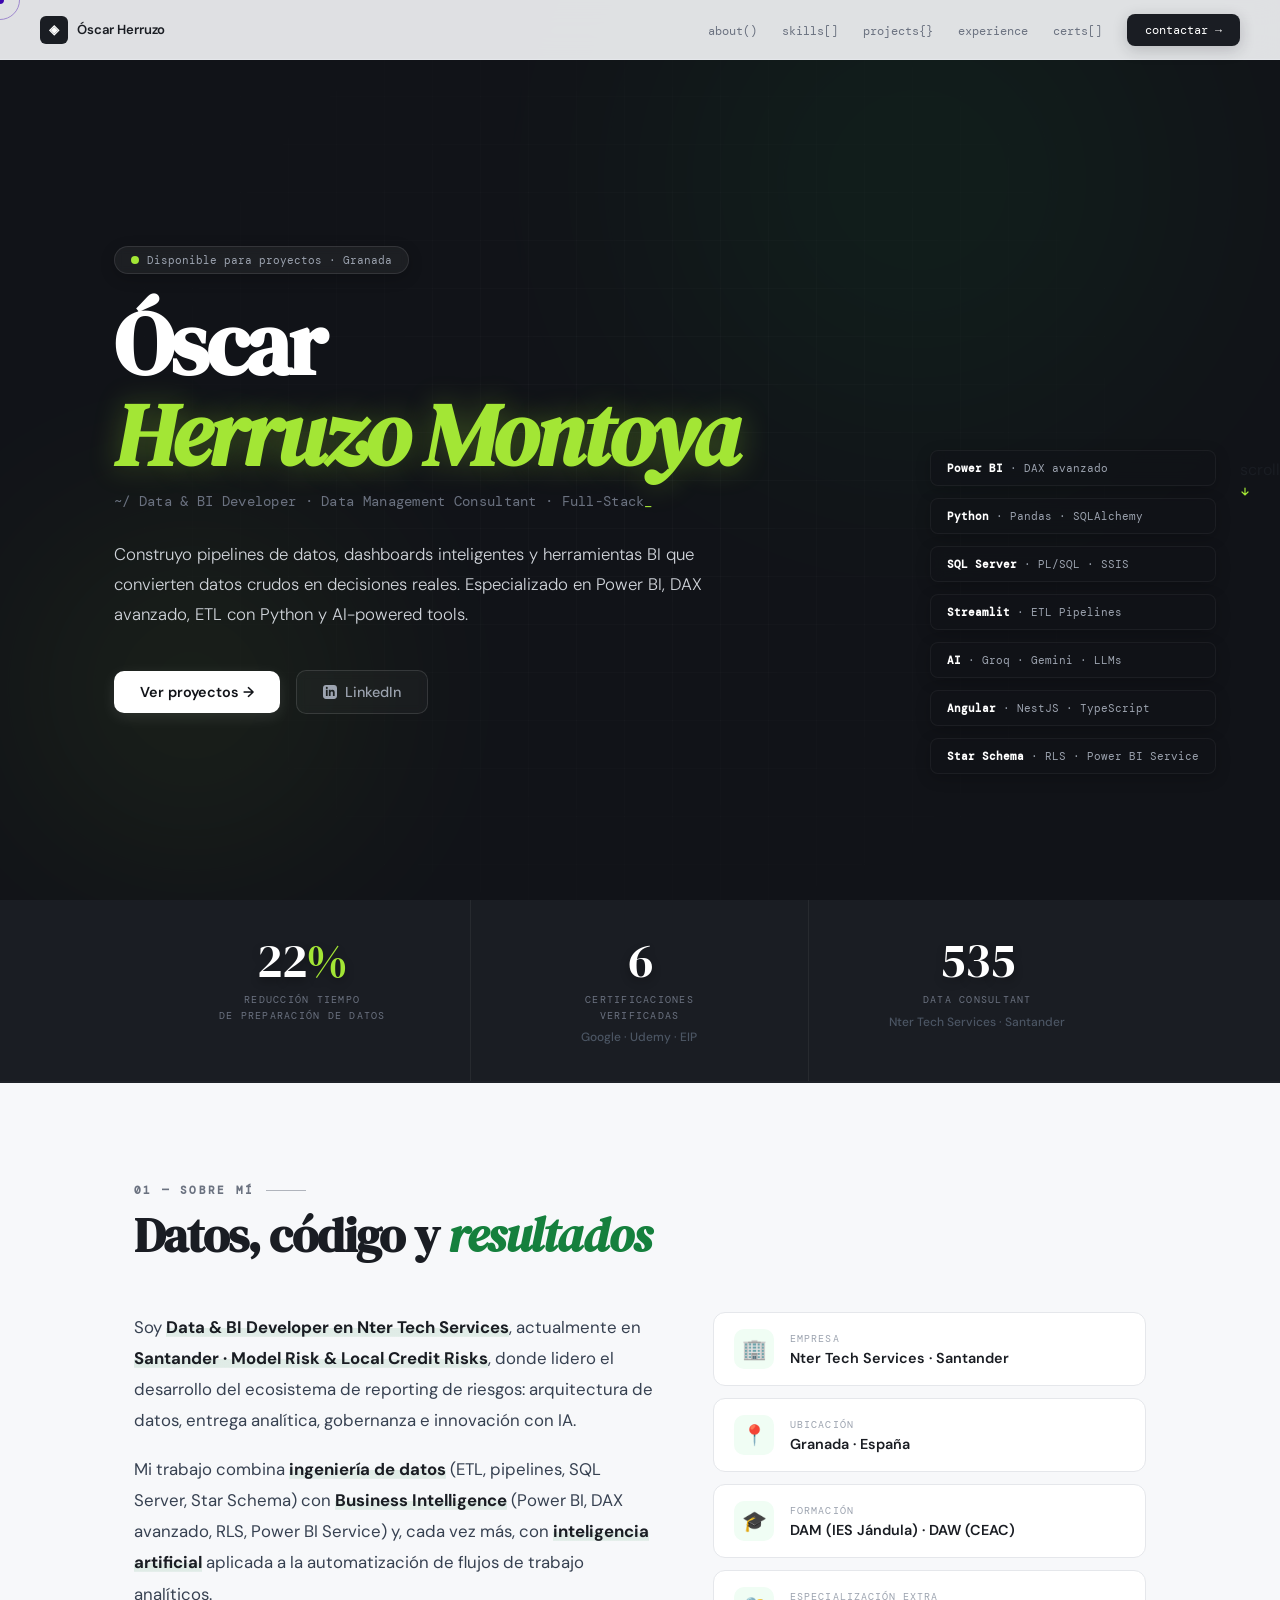
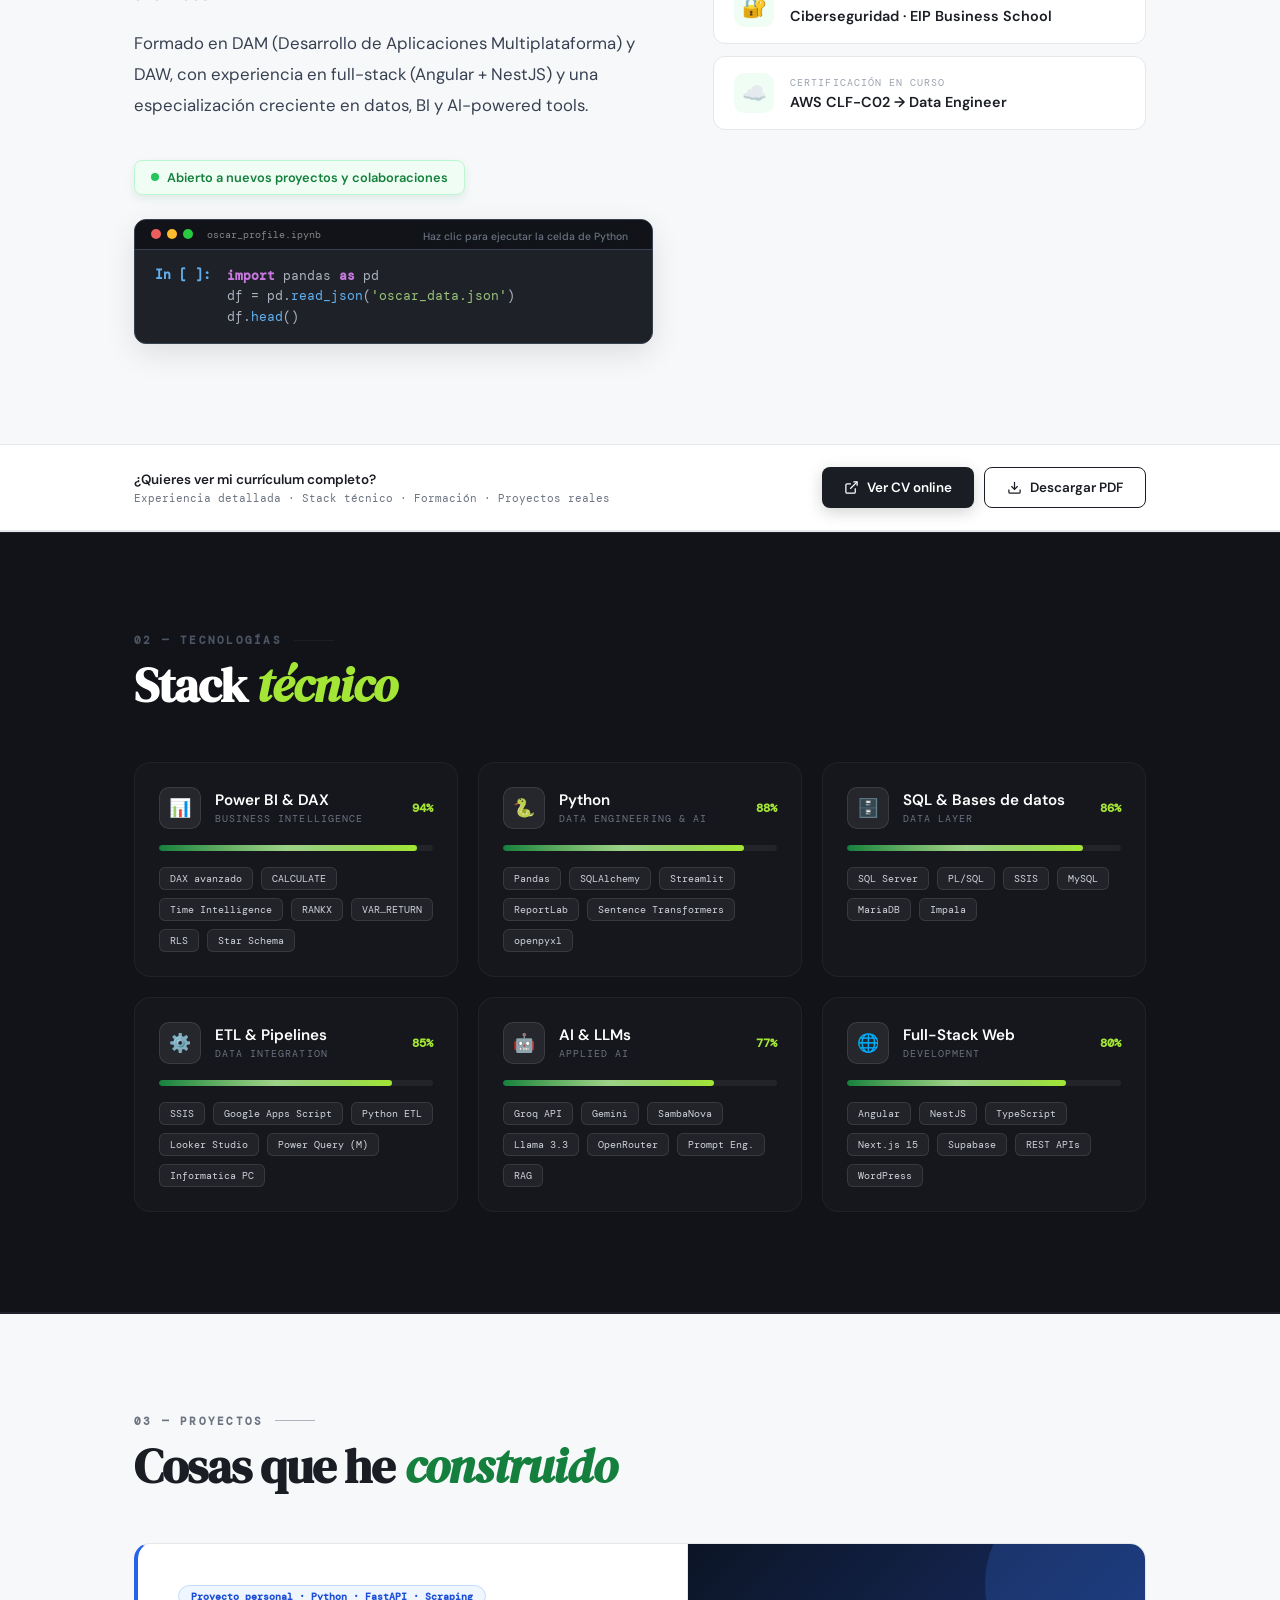
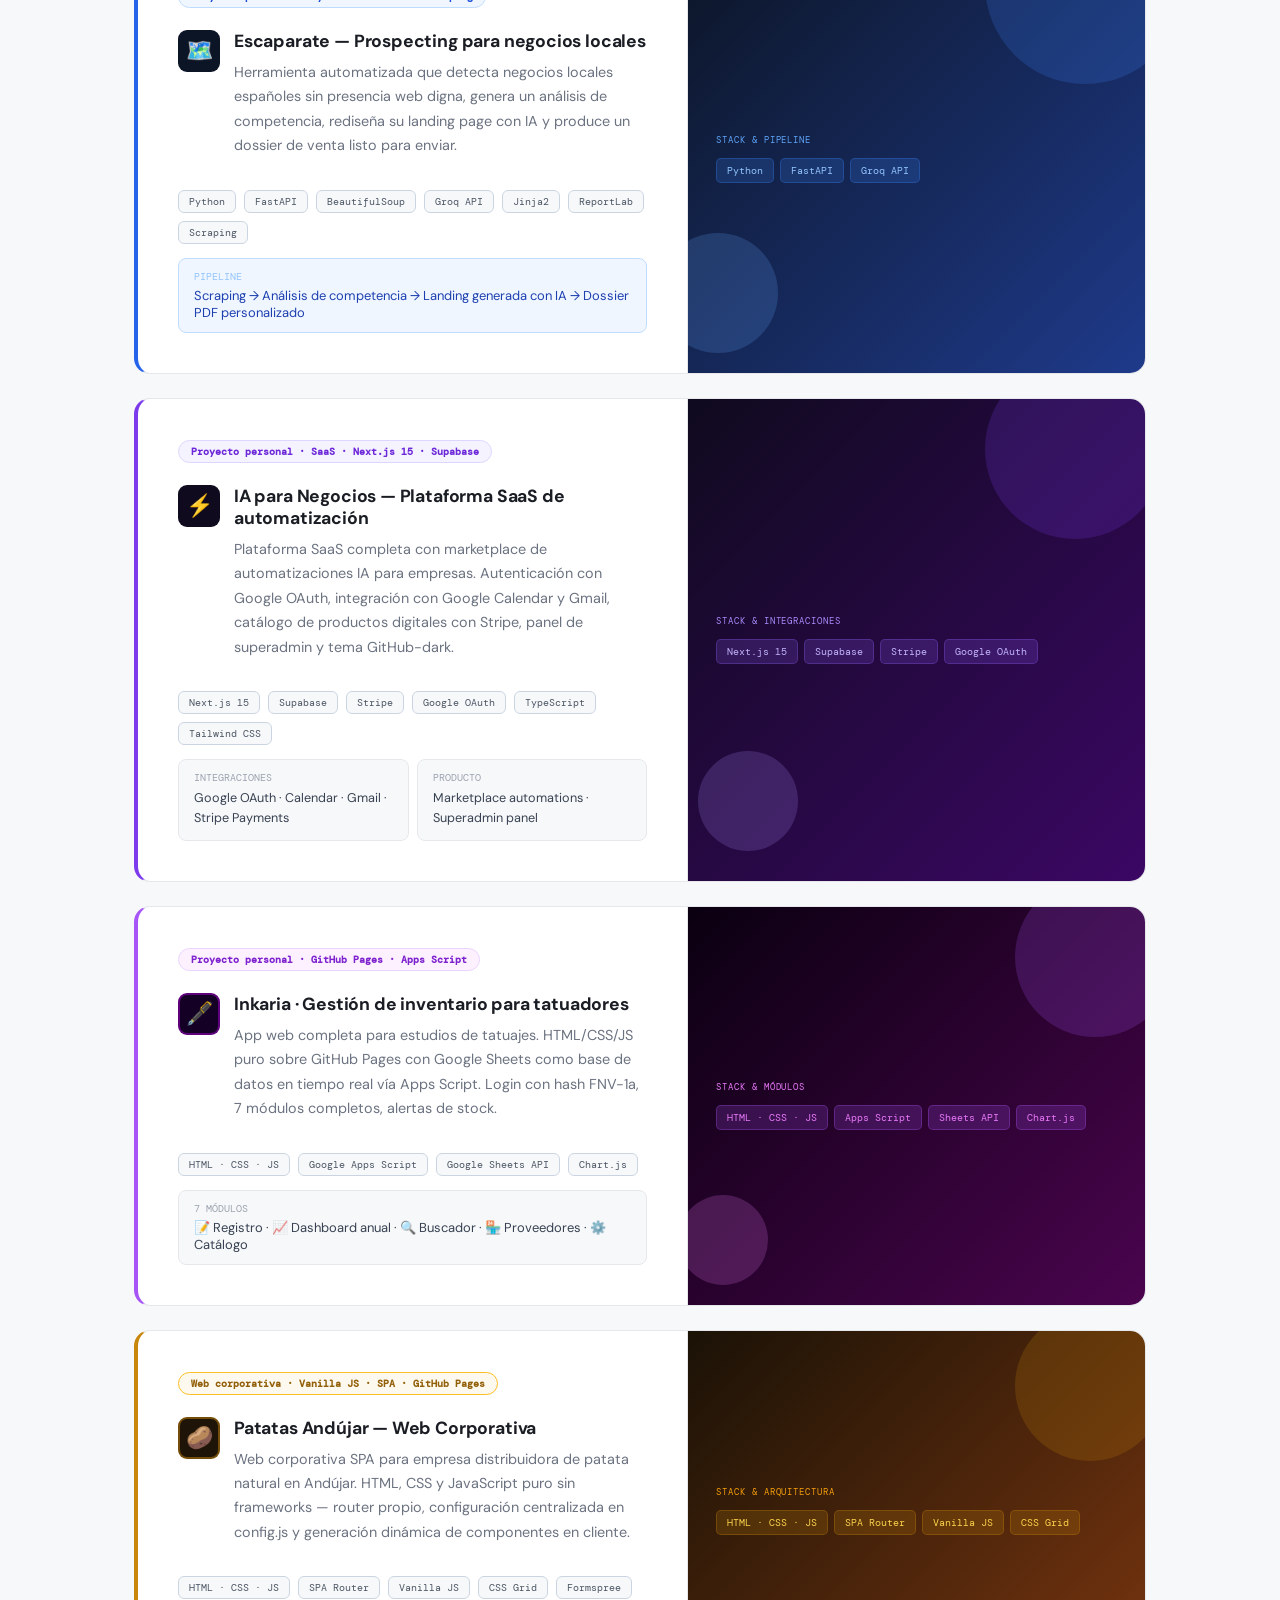
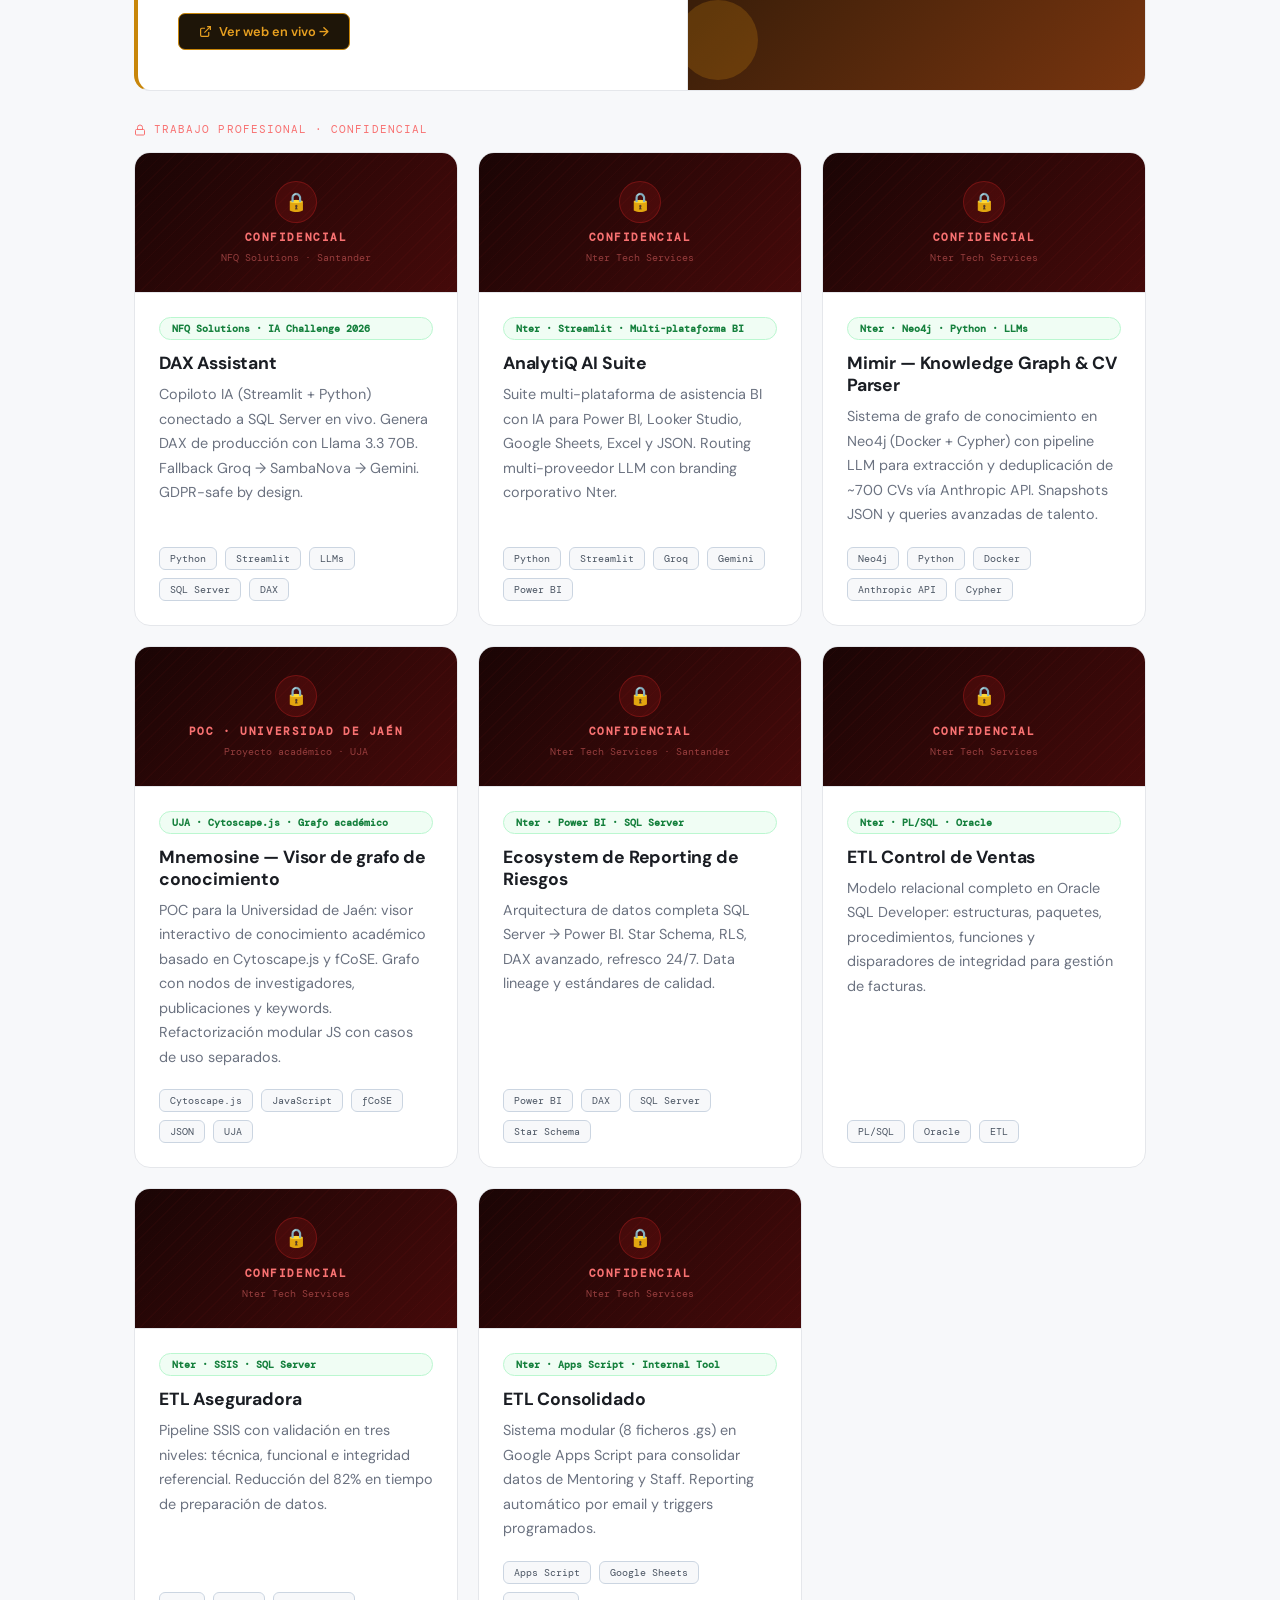
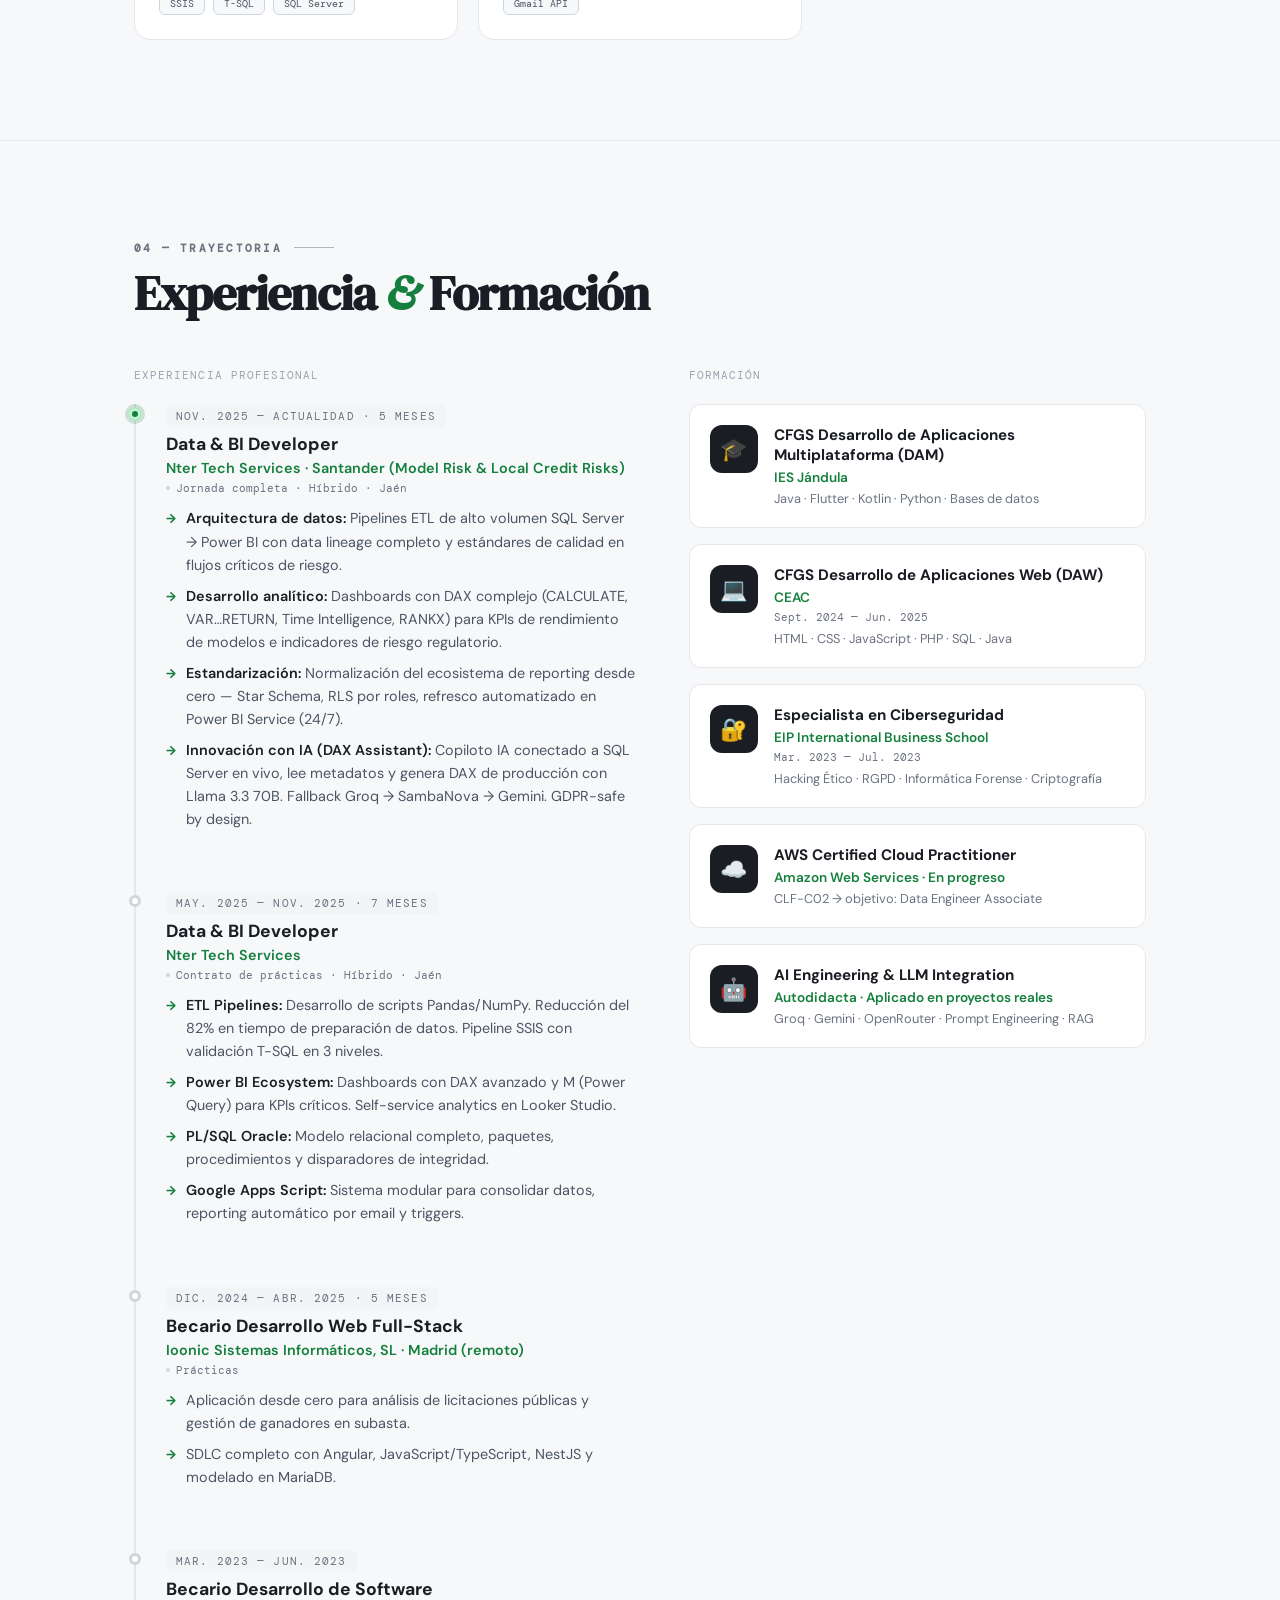
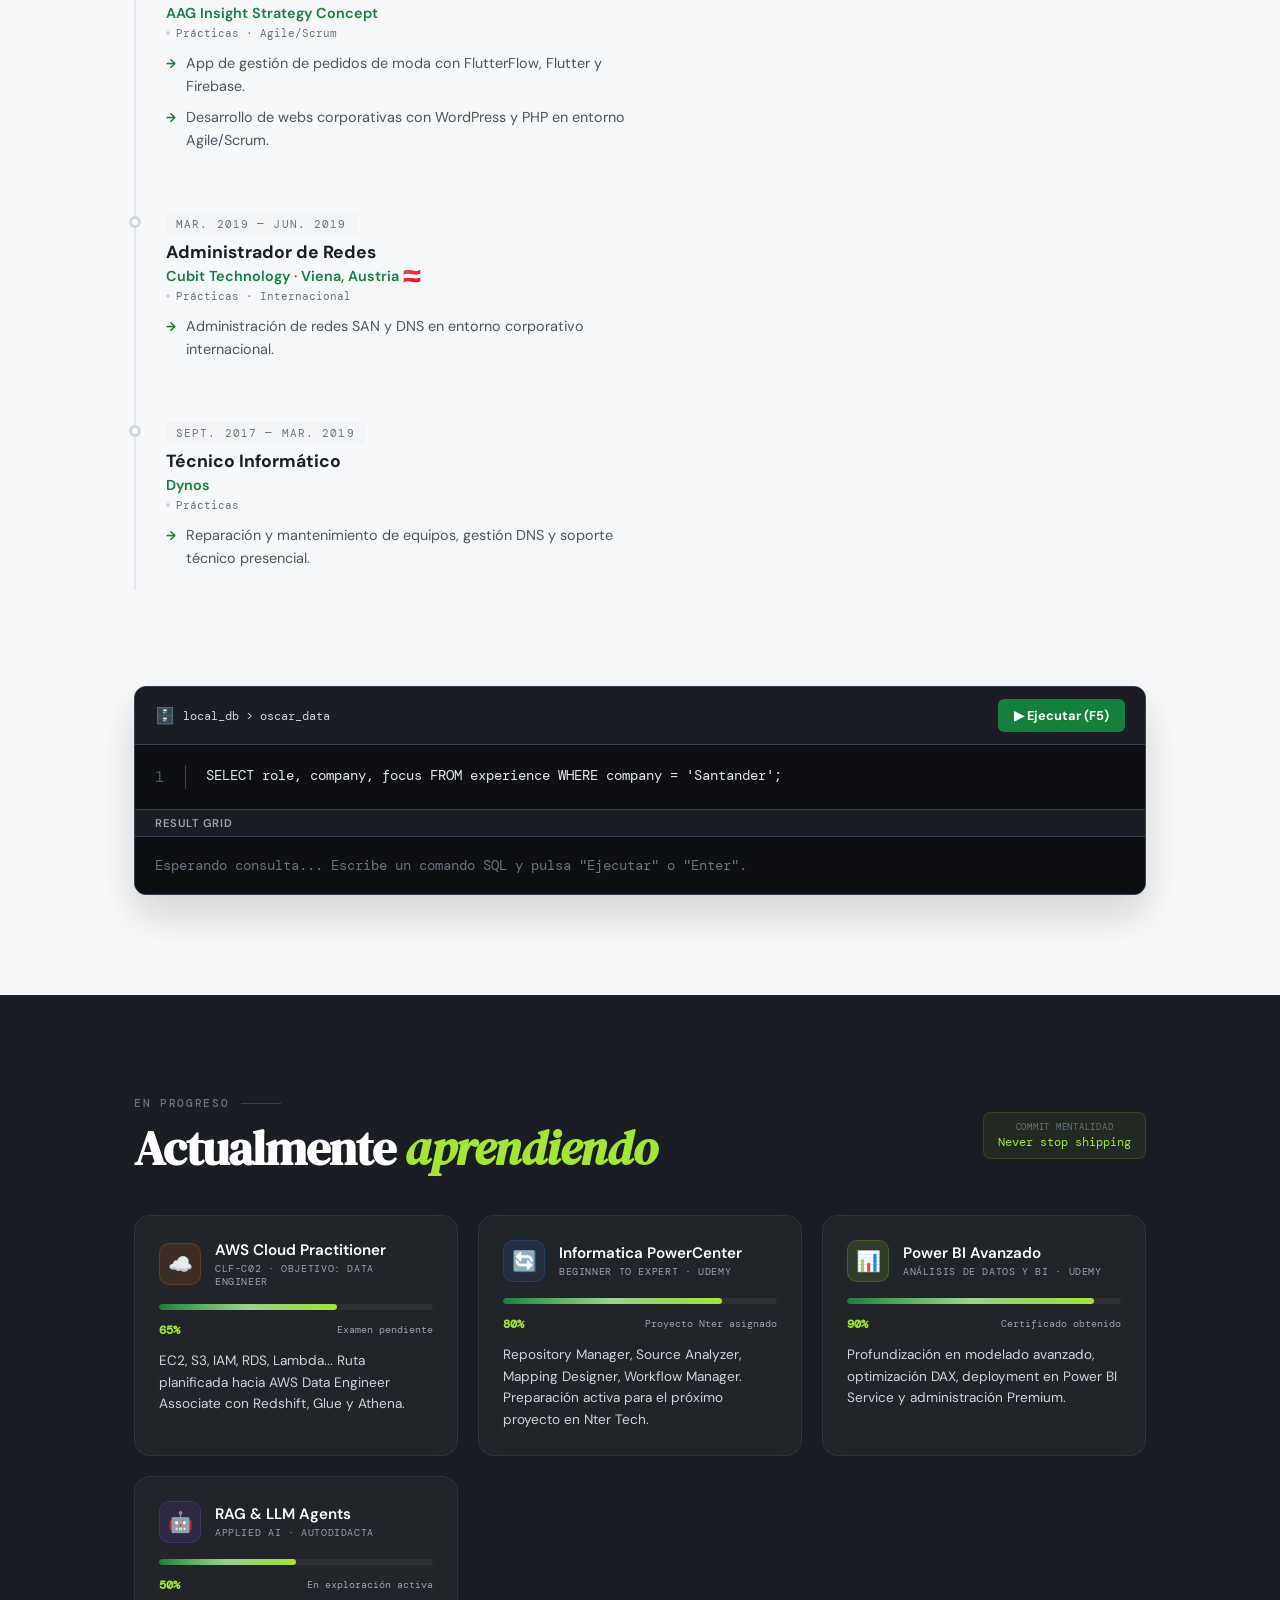
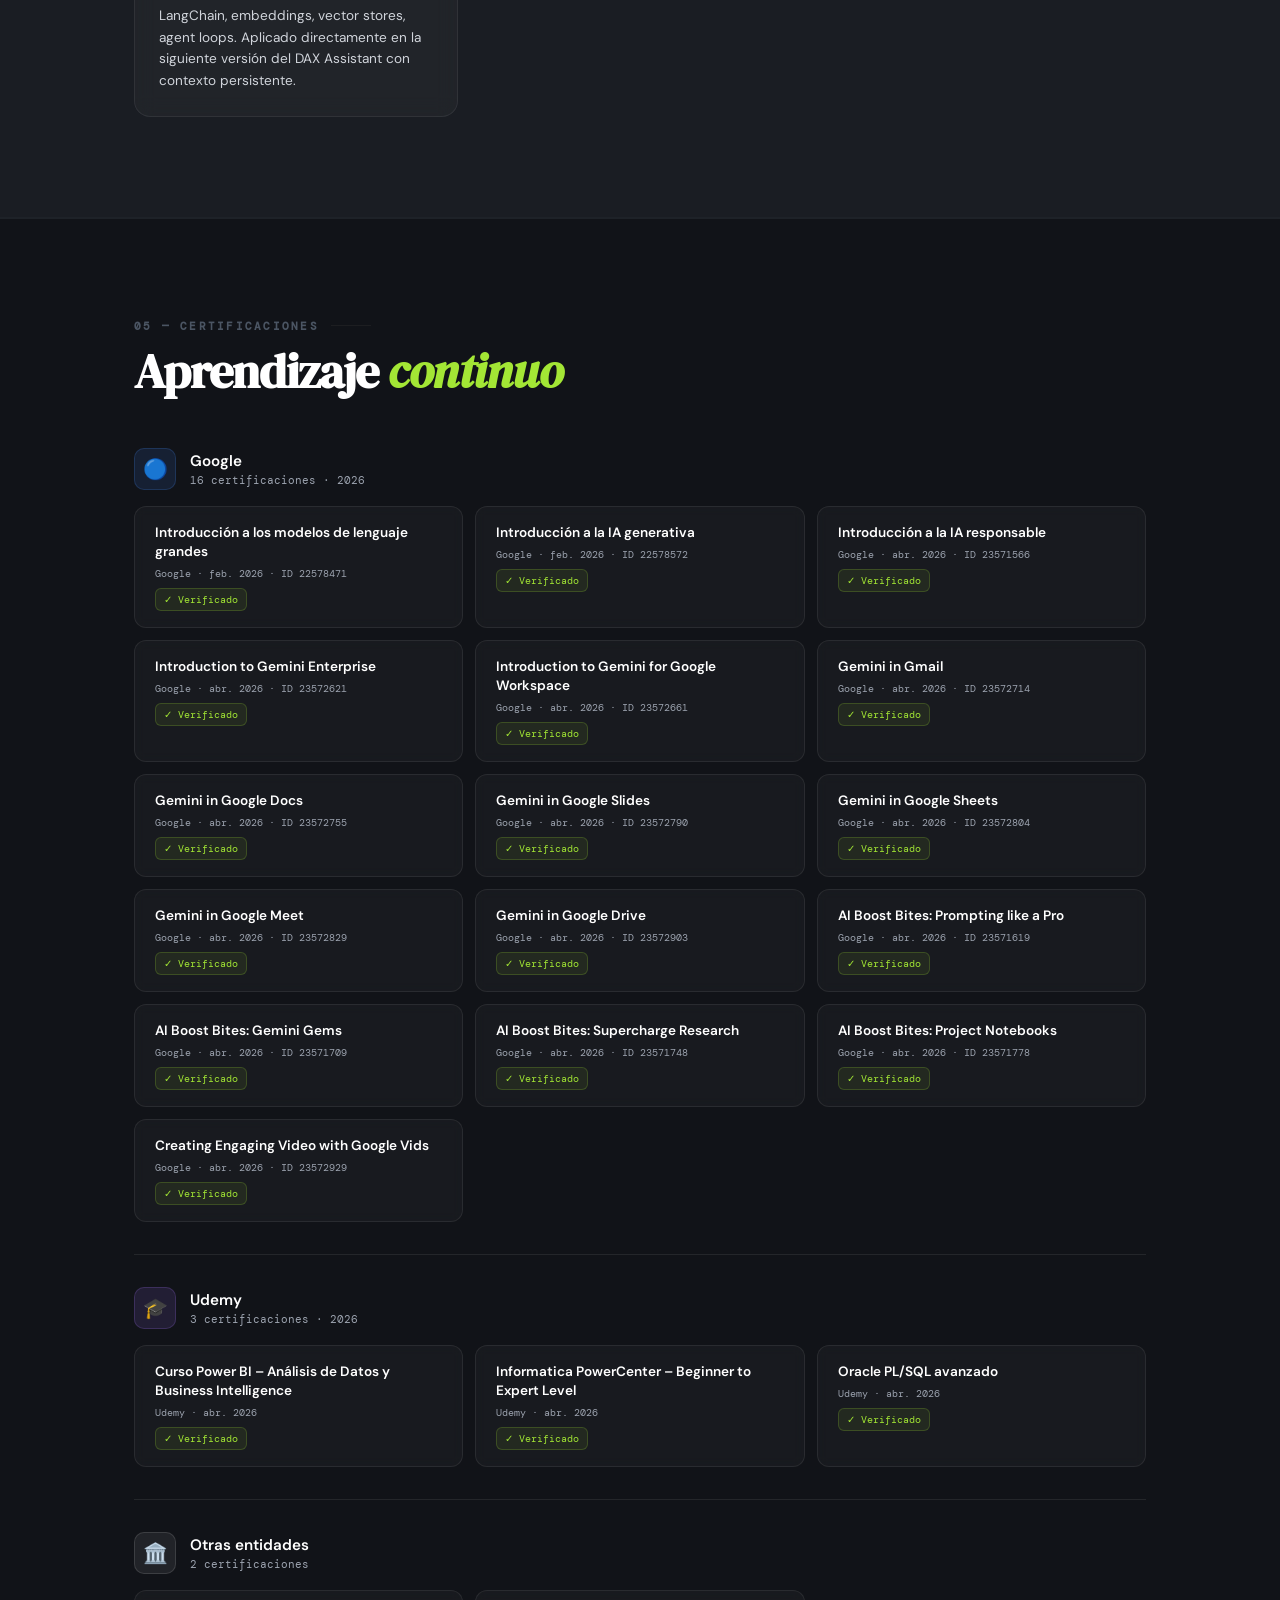
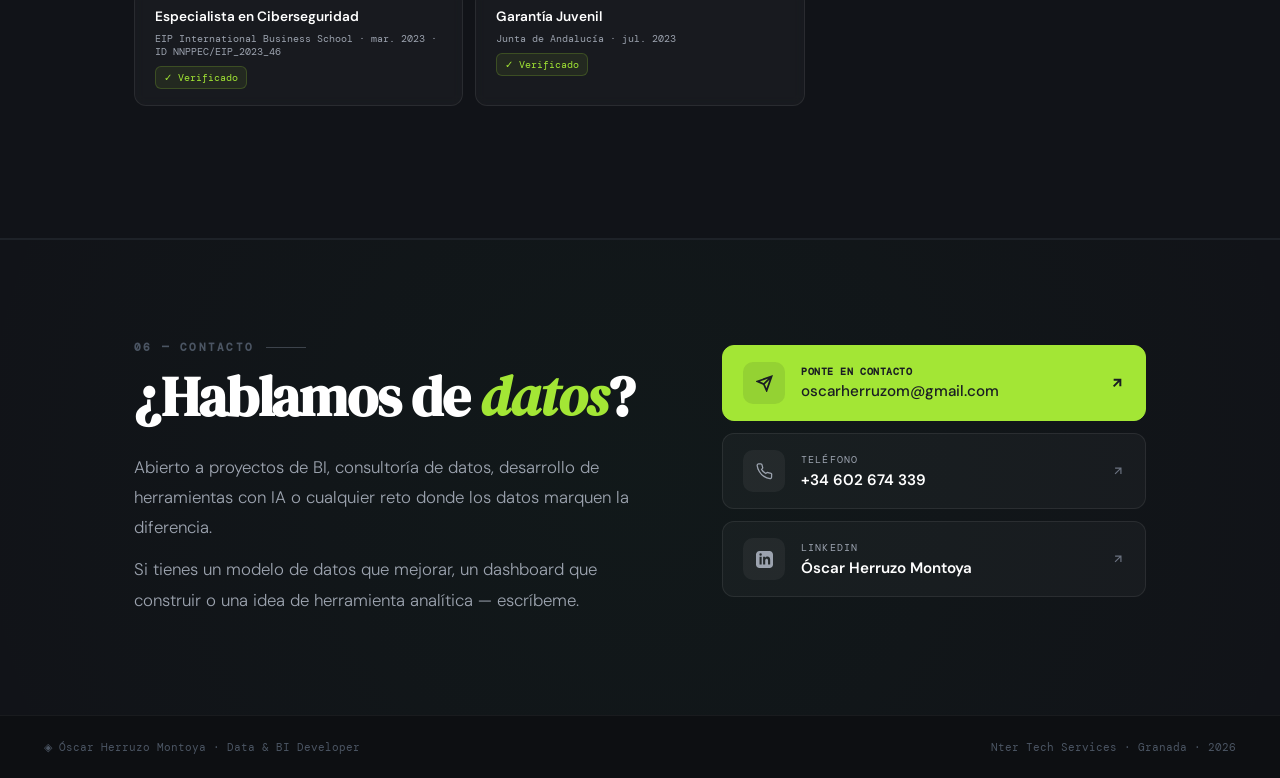
<file: index.html>
<!DOCTYPE html>
<html lang="es">
<head>
  <meta charset="UTF-8">
  <meta name="viewport" content="width=device-width, initial-scale=1.0">
  <title>Óscar Herruzo Montoya — Data & BI Developer</title>
  <link rel="preconnect" href="https://fonts.googleapis.com">
  <link href="https://fonts.googleapis.com/css2?family=DM+Sans:ital,wght@0,300;0,400;0,500;0,600;1,400&family=DM+Mono:wght@400;500&family=DM+Serif+Display:ital@0;1&display=swap" rel="stylesheet">
  <link rel="stylesheet" href="styles.css">
</head>
<body>

<div class="cur-dot"  id="cDot"></div>
<div class="cur-ring" id="cRing"></div>
<div class="scroll-progress" id="scrollProgress"></div>

<nav id="nav">
  <a href="#" class="nav-logo magnetic">
    <div class="nav-box">◈</div>
    <span class="nav-name">Óscar Herruzo</span>
  </a>
  <ul class="nav-links">
    <li><a href="#sobre" class="magnetic">about()</a></li>
    <li><a href="#skills" class="magnetic">skills[]</a></li>
    <li><a href="#proyectos" class="magnetic">projects{}</a></li>
    <li><a href="#experiencia" class="magnetic">experience</a></li>
    <li><a href="#certificaciones" class="magnetic">certs[]</a></li>
    <li><a href="#contacto" class="nav-cta magnetic">contactar →</a></li>
  </ul>
  <button class="nav-burger" id="navBurger" aria-label="Menú">
    <span></span><span></span><span></span>
  </button>
</nav>

<div class="nav-mobile" id="navMobile">
  <a href="#sobre"           class="mob-link">about()</a>
  <a href="#skills"          class="mob-link">skills[]</a>
  <a href="#proyectos"       class="mob-link">projects{}</a>
  <a href="#experiencia"     class="mob-link">experience</a>
  <a href="#certificaciones" class="mob-link">certs[]</a>
  <a href="#contacto"        class="mob-cta">contactar →</a>
</div>

<section class="hero">
  <canvas id="dataCanvas" class="hero-canvas"></canvas>
  <div class="hero-grid"></div>
  <div class="glow glow-a"></div>
  <div class="glow glow-b"></div>
  <div class="hero-in">
    <div class="hero-badge reveal"><span class="badge-dot"></span>Disponible para proyectos · Granada</div>
    <h1 class="hero-name reveal glitch" data-text="Óscar Herruzo Montoya">Óscar<br><em>Herruzo Montoya</em></h1>
    <p class="hero-role reveal" id="typewriter"></p>
    <p class="hero-desc reveal">Construyo pipelines de datos, dashboards inteligentes y herramientas BI que convierten datos crudos en decisiones reales. Especializado en Power BI, DAX avanzado, ETL con Python y AI-powered tools.</p>
    <div class="hero-btns reveal">
      <a href="#proyectos" class="btn-w magnetic">Ver proyectos →</a>
      <a href="https://www.linkedin.com/in/oscar-herruzo-montoya-640683214/" target="_blank" class="btn-g magnetic">
        <svg width="14" height="14" viewBox="0 0 24 24" fill="currentColor"><path d="M19 0H5C2.24 0 0 2.24 0 5v14c0 2.76 2.24 5 5 5h14c2.76 0 5-2.24 5-5V5c0-2.76-2.24-5-5-5zm-11 19H5V8h3v11zM6.5 6.73A1.77 1.77 0 1 1 8.27 4.96 1.77 1.77 0 0 1 6.5 6.73zM20 19h-3v-5.6c0-3.37-4-3.12-4 0V19h-3V8h3v1.77C14.4 7.08 20 6.88 20 12.3V19z"/></svg>
        LinkedIn
      </a>
    </div>
  </div>
  <div class="hero-stack reveal">
    <div class="s-pill magnetic"><strong>Power BI</strong> · DAX avanzado</div>
    <div class="s-pill magnetic"><strong>Python</strong> · Pandas · SQLAlchemy</div>
    <div class="s-pill magnetic"><strong>SQL Server</strong> · PL/SQL · SSIS</div>
    <div class="s-pill magnetic"><strong>Streamlit</strong> · ETL Pipelines</div>
    <div class="s-pill magnetic"><strong>AI</strong> · Groq · Gemini · LLMs</div>
    <div class="s-pill magnetic"><strong>Angular</strong> · NestJS · TypeScript</div>
    <div class="s-pill magnetic"><strong>Star Schema</strong> · RLS · Power BI Service</div>
  </div>
  <div class="scroll-hint reveal">
    <span class="scroll-txt">scroll</span>
    <div class="scroll-arr">
      <svg width="10" height="10" viewBox="0 0 10 10" fill="none"><path d="M5 2v6M2 6l3 3 3-3" stroke="#A3E635" stroke-width="1.2" stroke-linecap="round"/></svg>
    </div>
  </div>
</section>

<div class="metrics-strip">
  <div class="metrics-inner">
    <div class="metric-item reveal">
      <div class="metric-num"><span class="counter" data-target="82">0</span><em>%</em></div>
      <div class="metric-lbl">Reducción tiempo<br>de preparación de datos</div>
    </div>
    <div class="metric-item reveal">
      <div class="metric-num"><span class="counter" data-target="19">0</span></div>
      <div class="metric-lbl">Certificaciones<br>verificadas</div>
      <div class="metric-sub">Google · Udemy · EIP</div>
    </div>
    <div class="metric-item reveal">
      <div class="metric-num"><span class="counter" data-target="2025">0</span></div>
      <div class="metric-lbl">Data Consultant</div>
      <div class="metric-sub">Nter Tech Services · Santander</div>
    </div>
  </div>
</div>

<hr class="div-d">

<section class="sec" id="sobre">
  <div class="wrap">
    <p class="sec-label reveal">01 — Sobre mí</p>
    <h2 class="sec-title reveal">Datos, código y <em>resultados</em></h2>
    <div class="about-grid">
      <div class="about-text reveal">
        <p>Soy <strong>Data & BI Developer en Nter Tech Services</strong>, actualmente en <strong>Santander · Model Risk & Local Credit Risks</strong>, donde lidero el desarrollo del ecosistema de reporting de riesgos: arquitectura de datos, entrega analítica, gobernanza e innovación con IA.</p>
        <p>Mi trabajo combina <strong>ingeniería de datos</strong> (ETL, pipelines, SQL Server, Star Schema) con <strong>Business Intelligence</strong> (Power BI, DAX avanzado, RLS, Power BI Service) y, cada vez más, con <strong>inteligencia artificial</strong> aplicada a la automatización de flujos de trabajo analíticos.</p>
        <p>Formado en DAM (Desarrollo de Aplicaciones Multiplataforma) y DAW, con experiencia en full-stack (Angular + NestJS) y una especialización creciente en datos, BI y AI-powered tools.</p>
        <br>
        <div class="status-ok magnetic"><span class="sdot"></span>Abierto a nuevos proyectos y colaboraciones</div>

        <div class="jupyter-cell tilt-card reveal" id="jupyterCell" style="margin-top:24px;">
          <div class="j-top-bar">
            <span class="j-dot" style="background:#ED5F5D;"></span>
            <span class="j-dot" style="background:#FDBD2E;"></span>
            <span class="j-dot" style="background:#28CA41;"></span>
            <span style="margin-left:8px; color:#858585; font-size:0.65rem;">oscar_profile.ipynb</span>
          </div>
          <div class="j-line">
            <span class="j-prompt" id="jPrompt">In [&nbsp;]:</span>
            <div class="j-code">
              <span class="j-keyword">import</span> pandas <span class="j-keyword">as</span> pd<br>
              df = pd.<span class="j-func">read_json</span>(<span class="j-string">'oscar_data.json'</span>)<br>
              df.<span class="j-func">head</span>()
            </div>
          </div>
          <div class="j-out" id="jOut" style="display:none;">
            <span class="j-prompt" style="color:#E06C75;">Out[1]:</span>
            <div class="j-table-wrap">
              <table class="pd-table">
                <thead><tr><th></th><th>Role</th><th>Stack</th><th>Focus</th></tr></thead>
                <tbody>
                <tr><th>0</th><td>Data & BI Dev</td><td>[Power BI, DAX]</td><td>Risk Reporting</td></tr>
                <tr><th>1</th><td>Data Engineer</td><td>[Python, SQL]</td><td>ETL Pipelines</td></tr>
                <tr><th>2</th><td>AI Integrator</td><td>[LLMs, Groq]</td><td>Automation</td></tr>
                </tbody>
              </table>
            </div>
          </div>
          <div class="j-hover-hint">Haz clic para ejecutar la celda de Python</div>
        </div>

      </div>
      <div class="stagger">
        <div class="fact-card tilt-card"><div class="fact-ico">🏢</div><div><p class="fact-lbl">Empresa</p><p class="fact-val">Nter Tech Services · Santander</p></div></div>
        <div class="fact-card tilt-card"><div class="fact-ico">📍</div><div><p class="fact-lbl">Ubicación</p><p class="fact-val">Granada · España</p></div></div>
        <div class="fact-card tilt-card"><div class="fact-ico">🎓</div><div><p class="fact-lbl">Formación</p><p class="fact-val">DAM (IES Jándula) · DAW (CEAC)</p></div></div>
        <div class="fact-card tilt-card"><div class="fact-ico">🔐</div><div><p class="fact-lbl">Especialización extra</p><p class="fact-val">Ciberseguridad · EIP Business School</p></div></div>
        <div class="fact-card tilt-card"><div class="fact-ico">☁️</div><div><p class="fact-lbl">Certificación en curso</p><p class="fact-val">AWS CLF-C02 → Data Engineer</p></div></div>
      </div>
    </div>
  </div>
</section>

<div style="background:#fff;border-top:1px solid var(--border);border-bottom:1px solid var(--border);padding:22px 0;">
  <div class="wrap" style="display:flex;align-items:center;justify-content:space-between;flex-wrap:wrap;gap:16px;">
    <div>
      <p style="font-size:.84rem;font-weight:600;color:var(--dark);margin:0 0 3px 0;">¿Quieres ver mi currículum completo?</p>
      <p style="font-family:'DM Mono',monospace;font-size:.7rem;color:var(--gray);margin:0;">Experiencia detallada · Stack técnico · Formación · Proyectos reales</p>
    </div>
    <div style="display:flex;gap:10px;flex-wrap:wrap;">
      <a href="cv.html" target="_blank" class="magnetic" style="display:inline-flex;align-items:center;gap:8px;background:#1A1D23;color:#fff;padding:11px 22px;border-radius:8px;font-size:.84rem;font-weight:600;text-decoration:none;white-space:nowrap;transition:all .3s ease;box-shadow:0 4px 15px rgba(26,29,35,.2);">
        <svg width="15" height="15" viewBox="0 0 24 24" fill="none" stroke="currentColor" stroke-width="2"><path d="M18 13v6a2 2 0 0 1-2 2H5a2 2 0 0 1-2-2V8a2 2 0 0 1 2-2h6"/><polyline points="15 3 21 3 21 9"/><line x1="10" y1="14" x2="21" y2="3"/></svg>
        Ver CV online
      </a>
      <a href="cv_oscar_herruzo.pdf" download="CV_Oscar_Herruzo_Montoya.pdf" class="magnetic" style="display:inline-flex;align-items:center;gap:8px;background:transparent;color:#1A1D23;border:1.5px solid #1A1D23;padding:11px 22px;border-radius:8px;font-size:.84rem;font-weight:600;text-decoration:none;white-space:nowrap;transition:all .3s ease;">
        <svg width="15" height="15" viewBox="0 0 24 24" fill="none" stroke="currentColor" stroke-width="2"><path d="M21 15v4a2 2 0 0 1-2 2H5a2 2 0 0 1-2-2v-4"/><polyline points="7 10 12 15 17 10"/><line x1="12" y1="15" x2="12" y2="3"/></svg>
        Descargar PDF
      </a>
    </div>
  </div>
</div>

<hr class="div-l">

<section class="band" id="skills">
  <div class="wrap">
    <p class="sec-label reveal">02 — Tecnologías</p>
    <h2 class="sec-title reveal">Stack <em>técnico</em></h2>
    <div class="skills-grid stagger">
      <div class="skill-card tilt-card">
        <div class="sk-head"><div class="sk-ico">📊</div><div><p class="sk-name">Power BI & DAX</p><p class="sk-type">Business Intelligence</p></div><span class="sk-pct">94%</span></div>
        <div class="sk-bar-wrap"><div class="sk-bar" data-w="94"></div></div>
        <div class="tag-row"><span class="tag-d">DAX avanzado</span><span class="tag-d">CALCULATE</span><span class="tag-d">Time Intelligence</span><span class="tag-d">RANKX</span><span class="tag-d">VAR…RETURN</span><span class="tag-d">RLS</span><span class="tag-d">Star Schema</span></div>
      </div>
      <div class="skill-card tilt-card">
        <div class="sk-head"><div class="sk-ico">🐍</div><div><p class="sk-name">Python</p><p class="sk-type">Data Engineering & AI</p></div><span class="sk-pct">88%</span></div>
        <div class="sk-bar-wrap"><div class="sk-bar" data-w="88"></div></div>
        <div class="tag-row"><span class="tag-d">Pandas</span><span class="tag-d">SQLAlchemy</span><span class="tag-d">Streamlit</span><span class="tag-d">ReportLab</span><span class="tag-d">Sentence Transformers</span><span class="tag-d">openpyxl</span></div>
      </div>
      <div class="skill-card tilt-card">
        <div class="sk-head"><div class="sk-ico">🗄️</div><div><p class="sk-name">SQL & Bases de datos</p><p class="sk-type">Data Layer</p></div><span class="sk-pct">86%</span></div>
        <div class="sk-bar-wrap"><div class="sk-bar" data-w="86"></div></div>
        <div class="tag-row"><span class="tag-d">SQL Server</span><span class="tag-d">PL/SQL</span><span class="tag-d">SSIS</span><span class="tag-d">MySQL</span><span class="tag-d">MariaDB</span><span class="tag-d">Impala</span></div>
      </div>
      <div class="skill-card tilt-card">
        <div class="sk-head"><div class="sk-ico">⚙️</div><div><p class="sk-name">ETL & Pipelines</p><p class="sk-type">Data Integration</p></div><span class="sk-pct">85%</span></div>
        <div class="sk-bar-wrap"><div class="sk-bar" data-w="85"></div></div>
        <div class="tag-row"><span class="tag-d">SSIS</span><span class="tag-d">Google Apps Script</span><span class="tag-d">Python ETL</span><span class="tag-d">Looker Studio</span><span class="tag-d">Power Query (M)</span><span class="tag-d">Informatica PC</span></div>
      </div>
      <div class="skill-card tilt-card">
        <div class="sk-head"><div class="sk-ico">🤖</div><div><p class="sk-name">AI & LLMs</p><p class="sk-type">Applied AI</p></div><span class="sk-pct">77%</span></div>
        <div class="sk-bar-wrap"><div class="sk-bar" data-w="77"></div></div>
        <div class="tag-row"><span class="tag-d">Groq API</span><span class="tag-d">Gemini</span><span class="tag-d">SambaNova</span><span class="tag-d">Llama 3.3</span><span class="tag-d">OpenRouter</span><span class="tag-d">Prompt Eng.</span><span class="tag-d">RAG</span></div>
      </div>
      <div class="skill-card tilt-card">
        <div class="sk-head"><div class="sk-ico">🌐</div><div><p class="sk-name">Full-Stack Web</p><p class="sk-type">Development</p></div><span class="sk-pct">80%</span></div>
        <div class="sk-bar-wrap"><div class="sk-bar" data-w="80"></div></div>
        <div class="tag-row"><span class="tag-d">Angular</span><span class="tag-d">NestJS</span><span class="tag-d">TypeScript</span><span class="tag-d">Next.js 15</span><span class="tag-d">Supabase</span><span class="tag-d">REST APIs</span><span class="tag-d">WordPress</span></div>
      </div>
    </div>
  </div>
</section>

<hr class="div-d">

<section class="sec" id="proyectos">
  <div class="wrap">
    <p class="sec-label reveal">03 — Proyectos</p>
    <h2 class="sec-title reveal">Cosas que he <em>construido</em></h2>

    <div class="proj-featured reveal tilt-card" style="border-left-color:#2563EB;">
      <div class="proj-feat-body" style="transform: translateZ(30px);">
        <span class="proj-badge" style="background:#EFF6FF;color:#1D4ED8;border-color:#BFDBFE;">Proyecto personal · Python · FastAPI · Scraping</span>
        <div style="display:flex;align-items:flex-start;gap:14px;margin-bottom:12px;margin-top:10px;">
          <div style="width:42px;height:42px;background:#0C1526;border-radius:9px;display:flex;align-items:center;justify-content:center;font-size:22px;flex-shrink:0;">🗺️</div>
          <div>
            <p class="proj-title" style="font-size:1.1rem;">Escaparate — Prospecting para negocios locales</p>
            <p class="proj-desc">Herramienta automatizada que detecta negocios locales españoles sin presencia web digna, genera un análisis de competencia, rediseña su landing page con IA y produce un dossier de venta listo para enviar.</p>
          </div>
        </div>
        <div class="tag-row" style="margin-bottom:14px;">
          <span class="tag-l">Python</span><span class="tag-l">FastAPI</span><span class="tag-l">BeautifulSoup</span><span class="tag-l">Groq API</span><span class="tag-l">Jinja2</span><span class="tag-l">ReportLab</span><span class="tag-l">Scraping</span>
        </div>
        <div style="background:#EFF6FF;border:1px solid #BFDBFE;border-radius:8px;padding:11px 15px;">
          <p style="font-family:var(--mono);font-size:.62rem;color:#93C5FD;margin:0 0 4px 0;">PIPELINE</p>
          <p style="font-size:.81rem;color:#1E40AF;margin:0;">Scraping → Análisis de competencia → Landing generada con IA → Dossier PDF personalizado</p>
        </div>
      </div>
      <div class="proj-feat-preview" style="transform: translateZ(20px);">
        <div class="prev-cover prev-escaparate" style="width:100%;height:100%;justify-content:center;gap:10px;padding:28px;">
          <div class="floating-shapes">
            <div class="prev-shape shape-anim-1" style="width:200px;height:200px;background:#3B82F6;top:-60px;right:-40px;"></div>
            <div class="prev-shape shape-anim-2" style="width:120px;height:120px;background:#60A5FA;bottom:20px;left:-30px;"></div>
          </div>
          <div style="position:relative;z-index:2;display:flex;flex-direction:column;gap:8px;width:100%;">
            <p style="font-family:'DM Mono',monospace;font-size:.58rem;color:#60A5FA;text-transform:uppercase;letter-spacing:.1em;margin-bottom:4px;">Stack & pipeline</p>
            <div style="display:flex;flex-wrap:wrap;gap:6px;">
              <span style="background:rgba(59,130,246,.2);border:1px solid rgba(59,130,246,.3);border-radius:5px;padding:5px 10px;font-family:'DM Mono',monospace;font-size:.6rem;color:#93C5FD;">Python</span>
              <span style="background:rgba(59,130,246,.2);border:1px solid rgba(59,130,246,.3);border-radius:5px;padding:5px 10px;font-family:'DM Mono',monospace;font-size:.6rem;color:#93C5FD;">FastAPI</span>
              <span style="background:rgba(59,130,246,.2);border:1px solid rgba(59,130,246,.3);border-radius:5px;padding:5px 10px;font-family:'DM Mono',monospace;font-size:.6rem;color:#93C5FD;">Groq API</span>
            </div>
          </div>
        </div>
      </div>
    </div>

    <div class="proj-featured reveal tilt-card" style="border-left-color:#7C3AED; transform-style: preserve-3d;">
      <div class="proj-feat-body" style="transform: translateZ(30px);">
        <span class="proj-badge" style="background:#F5F3FF;color:#6D28D9;border-color:#DDD6FE;">Proyecto personal · SaaS · Next.js 15 · Supabase</span>
        <div style="display:flex;align-items:flex-start;gap:14px;margin-bottom:12px;margin-top:10px;">
          <div style="width:42px;height:42px;background:#0F0A1E;border-radius:9px;display:flex;align-items:center;justify-content:center;font-size:22px;flex-shrink:0;">⚡</div>
          <div>
            <p class="proj-title" style="font-size:1.1rem;">IA para Negocios — Plataforma SaaS de automatización</p>
            <p class="proj-desc">Plataforma SaaS completa con marketplace de automatizaciones IA para empresas. Autenticación con Google OAuth, integración con Google Calendar y Gmail, catálogo de productos digitales con Stripe, panel de superadmin y tema GitHub-dark.</p>
          </div>
        </div>
        <div class="tag-row" style="margin-bottom:14px;">
          <span class="tag-l">Next.js 15</span><span class="tag-l">Supabase</span><span class="tag-l">Stripe</span><span class="tag-l">Google OAuth</span><span class="tag-l">TypeScript</span><span class="tag-l">Tailwind CSS</span>
        </div>
        <div class="feat-info-grid">
          <div style="background:var(--light);border:1px solid var(--border);border-radius:8px;padding:11px 15px;">
            <p style="font-family:var(--mono);font-size:.62rem;color:#9CA3AF;margin:0 0 4px 0;">INTEGRACIONES</p>
            <p style="font-size:.79rem;color:var(--mid);margin:0;line-height:1.6;">Google OAuth · Calendar · Gmail · Stripe Payments</p>
          </div>
          <div style="background:var(--light);border:1px solid var(--border);border-radius:8px;padding:11px 15px;">
            <p style="font-family:var(--mono);font-size:.62rem;color:#9CA3AF;margin:0 0 4px 0;">PRODUCTO</p>
            <p style="font-size:.79rem;color:var(--mid);margin:0;line-height:1.6;">Marketplace automations · Superadmin panel</p>
          </div>
        </div>
      </div>
      <div class="proj-feat-preview" style="transform: translateZ(20px);">
        <div class="prev-cover prev-ian" style="width:100%;height:100%;justify-content:center;gap:10px;padding:28px;">
          <div class="floating-shapes">
            <div class="prev-shape shape-anim-1" style="width:180px;height:180px;background:#7C3AED;top:-40px;right:-20px;"></div>
            <div class="prev-shape shape-anim-2" style="width:100px;height:100px;background:#A78BFA;bottom:30px;left:10px;"></div>
          </div>
          <div style="position:relative;z-index:2;display:flex;flex-direction:column;gap:8px;width:100%;">
            <p style="font-family:'DM Mono',monospace;font-size:.58rem;color:#A78BFA;text-transform:uppercase;letter-spacing:.1em;margin-bottom:4px;">Stack & integraciones</p>
            <div style="display:flex;flex-wrap:wrap;gap:6px;">
              <span style="background:rgba(139,92,246,.2);border:1px solid rgba(139,92,246,.3);border-radius:5px;padding:5px 10px;font-family:'DM Mono',monospace;font-size:.6rem;color:#C4B5FD;">Next.js 15</span>
              <span style="background:rgba(139,92,246,.2);border:1px solid rgba(139,92,246,.3);border-radius:5px;padding:5px 10px;font-family:'DM Mono',monospace;font-size:.6rem;color:#C4B5FD;">Supabase</span>
              <span style="background:rgba(139,92,246,.2);border:1px solid rgba(139,92,246,.3);border-radius:5px;padding:5px 10px;font-family:'DM Mono',monospace;font-size:.6rem;color:#C4B5FD;">Stripe</span>
              <span style="background:rgba(139,92,246,.2);border:1px solid rgba(139,92,246,.3);border-radius:5px;padding:5px 10px;font-family:'DM Mono',monospace;font-size:.6rem;color:#C4B5FD;">Google OAuth</span>
            </div>
          </div>
        </div>
      </div>
    </div>

    <div class="proj-featured reveal tilt-card" style="border-left-color:#A855F7; transform-style: preserve-3d;">
      <div class="proj-feat-body" style="transform: translateZ(30px);">
        <span class="proj-badge" style="background:#fdf0ff;color:#7e22ce;border-color:#e9d5ff;">Proyecto personal · GitHub Pages · Apps Script</span>
        <div style="display:flex;align-items:flex-start;gap:14px;margin-bottom:12px;margin-top:10px;">
          <div style="width:42px;height:42px;background:#150025;border:2px solid rgba(204,0,255,0.4);border-radius:9px;display:flex;align-items:center;justify-content:center;font-size:22px;flex-shrink:0;">🖋️</div>
          <div>
            <p class="proj-title" style="font-size:1.1rem;">Inkaria · Gestión de inventario para tatuadores</p>
            <p class="proj-desc">App web completa para estudios de tatuajes. HTML/CSS/JS puro sobre GitHub Pages con Google Sheets como base de datos en tiempo real vía Apps Script. Login con hash FNV-1a, 7 módulos completos, alertas de stock.</p>
          </div>
        </div>
        <div class="tag-row" style="margin-bottom:14px;">
          <span class="tag-l">HTML · CSS · JS</span><span class="tag-l">Google Apps Script</span><span class="tag-l">Google Sheets API</span><span class="tag-l">Chart.js</span>
        </div>
        <div style="background:var(--light);border:1px solid var(--border);border-radius:8px;padding:11px 15px;">
          <p style="font-family:var(--mono);font-size:.62rem;color:#9CA3AF;margin:0 0 4px 0;">7 MÓDULOS</p>
          <p style="font-size:.81rem;color:var(--mid);margin:0;">📝 Registro · 📈 Dashboard anual · 🔍 Buscador · 🏪 Proveedores · ⚙️ Catálogo</p>
        </div>
      </div>
      <div class="proj-feat-preview" style="transform: translateZ(20px);">
        <div class="prev-cover prev-inkaria" style="width:100%;height:100%;justify-content:center;gap:10px;padding:28px;">
          <div class="floating-shapes">
            <div class="prev-shape shape-anim-1" style="width:160px;height:160px;background:#A855F7;top:-30px;right:-30px;"></div>
            <div class="prev-shape shape-anim-2" style="width:90px;height:90px;background:#E879F9;bottom:20px;left:-10px;"></div>
          </div>
          <div style="position:relative;z-index:2;display:flex;flex-direction:column;gap:8px;width:100%;">
            <p style="font-family:'DM Mono',monospace;font-size:.58rem;color:#E879F9;text-transform:uppercase;letter-spacing:.1em;margin-bottom:4px;">Stack & módulos</p>
            <div style="display:flex;flex-wrap:wrap;gap:6px;">
              <span style="background:rgba(168,85,247,.2);border:1px solid rgba(168,85,247,.3);border-radius:5px;padding:5px 10px;font-family:'DM Mono',monospace;font-size:.6rem;color:#E879F9;">HTML · CSS · JS</span>
              <span style="background:rgba(168,85,247,.2);border:1px solid rgba(168,85,247,.3);border-radius:5px;padding:5px 10px;font-family:'DM Mono',monospace;font-size:.6rem;color:#E879F9;">Apps Script</span>
              <span style="background:rgba(168,85,247,.2);border:1px solid rgba(168,85,247,.3);border-radius:5px;padding:5px 10px;font-family:'DM Mono',monospace;font-size:.6rem;color:#E879F9;">Sheets API</span>
              <span style="background:rgba(168,85,247,.2);border:1px solid rgba(168,85,247,.3);border-radius:5px;padding:5px 10px;font-family:'DM Mono',monospace;font-size:.6rem;color:#E879F9;">Chart.js</span>
            </div>
          </div>
        </div>
      </div>
    </div>

    <div class="proj-featured reveal tilt-card" style="border-left-color:#C8860A; transform-style: preserve-3d;">
      <div class="proj-feat-body" style="transform: translateZ(30px);">
        <span class="proj-badge" style="background:#FEF9EE;color:#92600A;border-color:#FBBF24;">Web corporativa · Vanilla JS · SPA · GitHub Pages</span>
        <div style="display:flex;align-items:flex-start;gap:14px;margin-bottom:12px;margin-top:10px;">
          <div style="width:42px;height:42px;background:#1E1508;border:2px solid rgba(200,134,10,0.5);border-radius:9px;display:flex;align-items:center;justify-content:center;font-size:22px;flex-shrink:0;">🥔</div>
          <div>
            <p class="proj-title" style="font-size:1.1rem;">Patatas Andújar — Web Corporativa</p>
            <p class="proj-desc">Web corporativa SPA para empresa distribuidora de patata natural en Andújar. HTML, CSS y JavaScript puro sin frameworks — router propio, configuración centralizada en config.js y generación dinámica de componentes en cliente.</p>
          </div>
        </div>
        <div class="tag-row" style="margin-bottom:14px;">
          <span class="tag-l">HTML · CSS · JS</span><span class="tag-l">SPA Router</span><span class="tag-l">Vanilla JS</span><span class="tag-l">CSS Grid</span><span class="tag-l">Formspree</span>
        </div>
        <a href="https://oscarherruzo.github.io/patatas-prueba/#inicio" target="_blank" rel="noopener noreferrer" class="magnetic" style="display:inline-flex;align-items:center;gap:7px;background:#1E1508;color:#E8A020;padding:9px 20px;border-radius:7px;font-size:.8rem;font-weight:600;text-decoration:none;border:1px solid #C8860A;transition:background .2s;">
          <svg width="13" height="13" viewBox="0 0 24 24" fill="none" stroke="currentColor" stroke-width="2.2"><path d="M18 13v6a2 2 0 0 1-2 2H5a2 2 0 0 1-2-2V8a2 2 0 0 1 2-2h6"/><polyline points="15 3 21 3 21 9"/><line x1="10" y1="14" x2="21" y2="3"/></svg>
          Ver web en vivo →
        </a>
      </div>
      <div class="proj-feat-preview" style="transform: translateZ(20px);">
        <div class="prev-cover prev-patatas" style="width:100%;height:100%;justify-content:center;gap:10px;padding:28px;">
          <div class="floating-shapes">
            <div class="prev-shape shape-anim-1" style="width:150px;height:150px;background:#C8860A;top:-20px;right:-20px;"></div>
            <div class="prev-shape shape-anim-2" style="width:80px;height:80px;background:#F59E0B;bottom:10px;left:-10px;"></div>
          </div>
          <div style="position:relative;z-index:2;display:flex;flex-direction:column;gap:8px;width:100%;">
            <p style="font-family:'DM Mono',monospace;font-size:.58rem;color:#F59E0B;text-transform:uppercase;letter-spacing:.1em;margin-bottom:4px;">Stack & arquitectura</p>
            <div style="display:flex;flex-wrap:wrap;gap:6px;">
              <span style="background:rgba(200,134,10,.2);border:1px solid rgba(200,134,10,.3);border-radius:5px;padding:5px 10px;font-family:'DM Mono',monospace;font-size:.6rem;color:#FCD34D;">HTML · CSS · JS</span>
              <span style="background:rgba(200,134,10,.2);border:1px solid rgba(200,134,10,.3);border-radius:5px;padding:5px 10px;font-family:'DM Mono',monospace;font-size:.6rem;color:#FCD34D;">SPA Router</span>
              <span style="background:rgba(200,134,10,.2);border:1px solid rgba(200,134,10,.3);border-radius:5px;padding:5px 10px;font-family:'DM Mono',monospace;font-size:.6rem;color:#FCD34D;">Vanilla JS</span>
              <span style="background:rgba(200,134,10,.2);border:1px solid rgba(200,134,10,.3);border-radius:5px;padding:5px 10px;font-family:'DM Mono',monospace;font-size:.6rem;color:#FCD34D;">CSS Grid</span>
            </div>
          </div>
        </div>
      </div>
    </div>

    <div style="margin-top:32px;" class="reveal">
      <p style="font-family:var(--mono);font-size:.66rem;color:#F87171;text-transform:uppercase;letter-spacing:.1em;margin-bottom:16px;display:flex;align-items:center;gap:8px;">
        <svg width="12" height="12" viewBox="0 0 24 24" fill="none" stroke="#F87171" stroke-width="2"><rect x="3" y="11" width="18" height="11" rx="2"/><path d="M7 11V7a5 5 0 0 1 10 0v4"/></svg>
        Trabajo profesional · Confidencial
      </p>
      <div class="proj-grid stagger">

        <div class="proj-card tilt-card">
          <div class="proj-card-preview"><div class="prev-private"><div class="prev-private-ico">🔒</div><p class="prev-private-label">Confidencial</p><p class="prev-private-co">NFQ Solutions · Santander</p></div></div>
          <div class="proj-card-body">
            <span class="proj-badge">NFQ Solutions · IA Challenge 2026</span>
            <p class="proj-title">DAX Assistant</p>
            <p class="proj-desc">Copiloto IA (Streamlit + Python) conectado a SQL Server en vivo. Genera DAX de producción con Llama 3.3 70B. Fallback Groq → SambaNova → Gemini. GDPR-safe by design.</p>
            <div class="tag-row"><span class="tag-l">Python</span><span class="tag-l">Streamlit</span><span class="tag-l">LLMs</span><span class="tag-l">SQL Server</span><span class="tag-l">DAX</span></div>
          </div>
        </div>

        <div class="proj-card tilt-card">
          <div class="proj-card-preview"><div class="prev-private"><div class="prev-private-ico">🔒</div><p class="prev-private-label">Confidencial</p><p class="prev-private-co">Nter Tech Services</p></div></div>
          <div class="proj-card-body">
            <span class="proj-badge">Nter · Streamlit · Multi-plataforma BI</span>
            <p class="proj-title">AnalytiQ AI Suite</p>
            <p class="proj-desc">Suite multi-plataforma de asistencia BI con IA para Power BI, Looker Studio, Google Sheets, Excel y JSON. Routing multi-proveedor LLM con branding corporativo Nter.</p>
            <div class="tag-row"><span class="tag-l">Python</span><span class="tag-l">Streamlit</span><span class="tag-l">Groq</span><span class="tag-l">Gemini</span><span class="tag-l">Power BI</span></div>
          </div>
        </div>

        <div class="proj-card tilt-card">
          <div class="proj-card-preview"><div class="prev-private"><div class="prev-private-ico">🔒</div><p class="prev-private-label">Confidencial</p><p class="prev-private-co">Nter Tech Services</p></div></div>
          <div class="proj-card-body">
            <span class="proj-badge">Nter · Neo4j · Python · LLMs</span>
            <p class="proj-title">Mimir — Knowledge Graph & CV Parser</p>
            <p class="proj-desc">Sistema de grafo de conocimiento en Neo4j (Docker + Cypher) con pipeline LLM para extracción y deduplicación de ~700 CVs vía Anthropic API. Snapshots JSON y queries avanzadas de talento.</p>
            <div class="tag-row"><span class="tag-l">Neo4j</span><span class="tag-l">Python</span><span class="tag-l">Docker</span><span class="tag-l">Anthropic API</span><span class="tag-l">Cypher</span></div>
          </div>
        </div>

        <div class="proj-card tilt-card">
          <div class="proj-card-preview"><div class="prev-private"><div class="prev-private-ico">🔒</div><p class="prev-private-label">POC · Universidad de Jaén</p><p class="prev-private-co">Proyecto académico · UJA</p></div></div>
          <div class="proj-card-body">
            <span class="proj-badge">UJA · Cytoscape.js · Grafo académico</span>
            <p class="proj-title">Mnemosine — Visor de grafo de conocimiento</p>
            <p class="proj-desc">POC para la Universidad de Jaén: visor interactivo de conocimiento académico basado en Cytoscape.js y fCoSE. Grafo con nodos de investigadores, publicaciones y keywords. Refactorización modular JS con casos de uso separados.</p>
            <div class="tag-row"><span class="tag-l">Cytoscape.js</span><span class="tag-l">JavaScript</span><span class="tag-l">fCoSE</span><span class="tag-l">JSON</span><span class="tag-l">UJA</span></div>
          </div>
        </div>

        <div class="proj-card tilt-card">
          <div class="proj-card-preview"><div class="prev-private"><div class="prev-private-ico">🔒</div><p class="prev-private-label">Confidencial</p><p class="prev-private-co">Nter Tech Services · Santander</p></div></div>
          <div class="proj-card-body">
            <span class="proj-badge">Nter · Power BI · SQL Server</span>
            <p class="proj-title">Ecosystem de Reporting de Riesgos</p>
            <p class="proj-desc">Arquitectura de datos completa SQL Server → Power BI. Star Schema, RLS, DAX avanzado, refresco 24/7. Data lineage y estándares de calidad.</p>
            <div class="tag-row"><span class="tag-l">Power BI</span><span class="tag-l">DAX</span><span class="tag-l">SQL Server</span><span class="tag-l">Star Schema</span></div>
          </div>
        </div>

        <div class="proj-card tilt-card">
          <div class="proj-card-preview"><div class="prev-private"><div class="prev-private-ico">🔒</div><p class="prev-private-label">Confidencial</p><p class="prev-private-co">Nter Tech Services</p></div></div>
          <div class="proj-card-body">
            <span class="proj-badge">Nter · PL/SQL · Oracle</span>
            <p class="proj-title">ETL Control de Ventas</p>
            <p class="proj-desc">Modelo relacional completo en Oracle SQL Developer: estructuras, paquetes, procedimientos, funciones y disparadores de integridad para gestión de facturas.</p>
            <div class="tag-row"><span class="tag-l">PL/SQL</span><span class="tag-l">Oracle</span><span class="tag-l">ETL</span></div>
          </div>
        </div>

        <div class="proj-card tilt-card">
          <div class="proj-card-preview"><div class="prev-private"><div class="prev-private-ico">🔒</div><p class="prev-private-label">Confidencial</p><p class="prev-private-co">Nter Tech Services</p></div></div>
          <div class="proj-card-body">
            <span class="proj-badge">Nter · SSIS · SQL Server</span>
            <p class="proj-title">ETL Aseguradora</p>
            <p class="proj-desc">Pipeline SSIS con validación en tres niveles: técnica, funcional e integridad referencial. Reducción del 82% en tiempo de preparación de datos.</p>
            <div class="tag-row"><span class="tag-l">SSIS</span><span class="tag-l">T-SQL</span><span class="tag-l">SQL Server</span></div>
          </div>
        </div>

        <div class="proj-card tilt-card">
          <div class="proj-card-preview"><div class="prev-private"><div class="prev-private-ico">🔒</div><p class="prev-private-label">Confidencial</p><p class="prev-private-co">Nter Tech Services</p></div></div>
          <div class="proj-card-body">
            <span class="proj-badge">Nter · Apps Script · Internal Tool</span>
            <p class="proj-title">ETL Consolidado</p>
            <p class="proj-desc">Sistema modular (8 ficheros .gs) en Google Apps Script para consolidar datos de Mentoring y Staff. Reporting automático por email y triggers programados.</p>
            <div class="tag-row"><span class="tag-l">Apps Script</span><span class="tag-l">Google Sheets</span><span class="tag-l">Gmail API</span></div>
          </div>
        </div>

      </div>
    </div>
  </div>
</section>

<hr class="div-l">

<section class="sec" id="experiencia">
  <div class="wrap">
    <p class="sec-label reveal">04 — Trayectoria</p>
    <h2 class="sec-title reveal">Experiencia <em>&amp;</em> Formación</h2>
    <div class="exp-grid">

      <div class="reveal">
        <p style="font-family:var(--mono);font-size:.66rem;color:#9CA3AF;text-transform:uppercase;letter-spacing:.1em;margin-bottom:22px;">Experiencia profesional</p>
        <div class="timeline stagger">

          <div class="tl-item active">
            <div class="tl-pulse"></div>
            <p class="tl-date">Nov. 2025 — Actualidad · 5 meses</p>
            <p class="tl-title">Data & BI Developer</p>
            <p class="tl-company">Nter Tech Services · Santander (Model Risk & Local Credit Risks)</p>
            <p class="tl-type">Jornada completa · Híbrido · Jaén</p>
            <ul class="tl-bullets">
              <li><strong>Arquitectura de datos:</strong> Pipelines ETL de alto volumen SQL Server → Power BI con data lineage completo y estándares de calidad en flujos críticos de riesgo.</li>
              <li><strong>Desarrollo analítico:</strong> Dashboards con DAX complejo (CALCULATE, VAR…RETURN, Time Intelligence, RANKX) para KPIs de rendimiento de modelos e indicadores de riesgo regulatorio.</li>
              <li><strong>Estandarización:</strong> Normalización del ecosistema de reporting desde cero — Star Schema, RLS por roles, refresco automatizado en Power BI Service (24/7).</li>
              <li><strong>Innovación con IA (DAX Assistant):</strong> Copiloto IA conectado a SQL Server en vivo, lee metadatos y genera DAX de producción con Llama 3.3 70B. Fallback Groq → SambaNova → Gemini. GDPR-safe by design.</li>
            </ul>
          </div>

          <div class="tl-item">
            <p class="tl-date">May. 2025 — Nov. 2025 · 7 meses</p>
            <p class="tl-title">Data & BI Developer</p>
            <p class="tl-company">Nter Tech Services</p>
            <p class="tl-type">Contrato de prácticas · Híbrido · Jaén</p>
            <ul class="tl-bullets">
              <li><strong>ETL Pipelines:</strong> Desarrollo de scripts Pandas/NumPy. Reducción del 82% en tiempo de preparación de datos. Pipeline SSIS con validación T-SQL en 3 niveles.</li>
              <li><strong>Power BI Ecosystem:</strong> Dashboards con DAX avanzado y M (Power Query) para KPIs críticos. Self-service analytics en Looker Studio.</li>
              <li><strong>PL/SQL Oracle:</strong> Modelo relacional completo, paquetes, procedimientos y disparadores de integridad.</li>
              <li><strong>Google Apps Script:</strong> Sistema modular para consolidar datos, reporting automático por email y triggers.</li>
            </ul>
          </div>

          <div class="tl-item">
            <p class="tl-date">Dic. 2024 — Abr. 2025 · 5 meses</p>
            <p class="tl-title">Becario Desarrollo Web Full-Stack</p>
            <p class="tl-company">Ioonic Sistemas Informáticos, SL · Madrid (remoto)</p>
            <p class="tl-type">Prácticas</p>
            <ul class="tl-bullets">
              <li>Aplicación desde cero para análisis de licitaciones públicas y gestión de ganadores en subasta.</li>
              <li>SDLC completo con Angular, JavaScript/TypeScript, NestJS y modelado en MariaDB.</li>
            </ul>
          </div>

          <div class="tl-item">
            <p class="tl-date">Mar. 2023 — Jun. 2023</p>
            <p class="tl-title">Becario Desarrollo de Software</p>
            <p class="tl-company">AAG Insight Strategy Concept</p>
            <p class="tl-type">Prácticas · Agile/Scrum</p>
            <ul class="tl-bullets">
              <li>App de gestión de pedidos de moda con FlutterFlow, Flutter y Firebase.</li>
              <li>Desarrollo de webs corporativas con WordPress y PHP en entorno Agile/Scrum.</li>
            </ul>
          </div>

          <div class="tl-item">
            <p class="tl-date">Mar. 2019 — Jun. 2019</p>
            <p class="tl-title">Administrador de Redes</p>
            <p class="tl-company">Cubit Technology · Viena, Austria 🇦🇹</p>
            <p class="tl-type">Prácticas · Internacional</p>
            <ul class="tl-bullets">
              <li>Administración de redes SAN y DNS en entorno corporativo internacional.</li>
            </ul>
          </div>

          <div class="tl-item">
            <p class="tl-date">Sept. 2017 — Mar. 2019</p>
            <p class="tl-title">Técnico Informático</p>
            <p class="tl-company">Dynos</p>
            <p class="tl-type">Prácticas</p>
            <ul class="tl-bullets">
              <li>Reparación y mantenimiento de equipos, gestión DNS y soporte técnico presencial.</li>
            </ul>
          </div>

        </div>
      </div>

      <div class="reveal">
        <p style="font-family:var(--mono);font-size:.66rem;color:#9CA3AF;text-transform:uppercase;letter-spacing:.1em;margin-bottom:22px;">Formación</p>
        <div class="stagger">
          <div class="edu-card tilt-card"><div class="edu-ico">🎓</div><div><p class="edu-title">CFGS Desarrollo de Aplicaciones Multiplataforma (DAM)</p><p class="edu-place">IES Jándula</p><p class="edu-tags">Java · Flutter · Kotlin · Python · Bases de datos</p></div></div>
          <div class="edu-card tilt-card"><div class="edu-ico">💻</div><div><p class="edu-title">CFGS Desarrollo de Aplicaciones Web (DAW)</p><p class="edu-place">CEAC</p><p class="edu-date">Sept. 2024 — Jun. 2025</p><p class="edu-tags">HTML · CSS · JavaScript · PHP · SQL · Java</p></div></div>
          <div class="edu-card tilt-card"><div class="edu-ico">🔐</div><div><p class="edu-title">Especialista en Ciberseguridad</p><p class="edu-place">EIP International Business School</p><p class="edu-date">Mar. 2023 — Jul. 2023</p><p class="edu-tags">Hacking Ético · RGPD · Informática Forense · Criptografía</p></div></div>
          <div class="edu-card tilt-card"><div class="edu-ico">☁️</div><div><p class="edu-title">AWS Certified Cloud Practitioner</p><p class="edu-place">Amazon Web Services · En progreso</p><p class="edu-tags">CLF-C02 → objetivo: Data Engineer Associate</p></div></div>
          <div class="edu-card tilt-card"><div class="edu-ico">🤖</div><div><p class="edu-title">AI Engineering & LLM Integration</p><p class="edu-place">Autodidacta · Aplicado en proyectos reales</p><p class="edu-tags">Groq · Gemini · OpenRouter · Prompt Engineering · RAG</p></div></div>
        </div>
      </div>
    </div>

    <div class="sql-wrapper reveal">
      <div class="sql-console tilt-card">
        <div class="sql-header">
          <div style="display:flex; align-items:center; gap:8px;">
            <span style="color:#A3E635;">🗄️</span>
            <span style="font-family:var(--mono); font-size:0.75rem; color:#D1D5DB;">local_db > oscar_data</span>
          </div>
          <button class="sql-btn magnetic" id="sqlRunBtn">▶ Ejecutar (F5)</button>
        </div>
        <div class="sql-editor">
          <div class="sql-lines">1</div>
          <input type="text" id="sqlInput" class="sql-input" value="SELECT role, company, focus FROM experience WHERE company = 'Santander';" spellcheck="false" autocomplete="off">
        </div>
        <div class="sql-result-header">Result Grid</div>
        <div class="sql-results" id="sqlResults">
        </div>
      </div>
    </div>

  </div>
</section>

<section class="learning-sec" id="aprendiendo">
  <div class="wrap">
    <div class="learning-header-grid reveal">
      <div>
        <p class="learn-section-label">En progreso</p>
        <h2 class="learn-title-main">Actualmente <em>aprendiendo</em></h2>
      </div>
      <div class="magnetic" style="background:rgba(163,230,53,.06);border:1px solid rgba(163,230,53,.15);border-radius:8px;padding:8px 14px;text-align:center;align-self:center; cursor:default;">
        <p style="font-family:'DM Mono',monospace;font-size:.58rem;color:#6B7280;margin:0 0 2px 0;text-transform:uppercase;letter-spacing:.08em;">Commit mentalidad</p>
        <p style="font-family:'DM Mono',monospace;font-size:.72rem;color:#A3E635;margin:0;">Never stop shipping</p>
      </div>
    </div>
    <div class="learning-grid stagger">
      <div class="learn-card tilt-card">
        <div class="learn-head">
          <div class="learn-ico" style="background:rgba(249,115,22,.12);border:1px solid rgba(249,115,22,.2);">☁️</div>
          <div>
            <p class="learn-title">AWS Cloud Practitioner</p>
            <p class="learn-sub">CLF-C02 · Objetivo: Data Engineer</p>
          </div>
        </div>
        <div class="learn-progress-wrap"><div class="learn-progress" data-w="65"></div></div>
        <div class="learn-meta">
          <span class="learn-pct">65%</span>
          <span class="learn-status">Examen pendiente</span>
        </div>
        <p class="learn-detail">EC2, S3, IAM, RDS, Lambda... Ruta planificada hacia AWS Data Engineer Associate con Redshift, Glue y Athena.</p>
      </div>
      <div class="learn-card tilt-card">
        <div class="learn-head">
          <div class="learn-ico" style="background:rgba(59,130,246,.12);border:1px solid rgba(59,130,246,.2);">🔄</div>
          <div>
            <p class="learn-title">Informatica PowerCenter</p>
            <p class="learn-sub">Beginner to Expert · Udemy</p>
          </div>
        </div>
        <div class="learn-progress-wrap"><div class="learn-progress" data-w="80"></div></div>
        <div class="learn-meta">
          <span class="learn-pct">80%</span>
          <span class="learn-status">Proyecto Nter asignado</span>
        </div>
        <p class="learn-detail">Repository Manager, Source Analyzer, Mapping Designer, Workflow Manager. Preparación activa para el próximo proyecto en Nter Tech.</p>
      </div>
      <div class="learn-card tilt-card">
        <div class="learn-head">
          <div class="learn-ico" style="background:rgba(163,230,53,.12);border:1px solid rgba(163,230,53,.2);">📊</div>
          <div>
            <p class="learn-title">Power BI Avanzado</p>
            <p class="learn-sub">Análisis de datos y BI · Udemy</p>
          </div>
        </div>
        <div class="learn-progress-wrap"><div class="learn-progress" data-w="90"></div></div>
        <div class="learn-meta">
          <span class="learn-pct">90%</span>
          <span class="learn-status">Certificado obtenido</span>
        </div>
        <p class="learn-detail">Profundización en modelado avanzado, optimización DAX, deployment en Power BI Service y administración Premium.</p>
      </div>
      <div class="learn-card tilt-card">
        <div class="learn-head">
          <div class="learn-ico" style="background:rgba(139,92,246,.12);border:1px solid rgba(139,92,246,.2);">🤖</div>
          <div>
            <p class="learn-title">RAG & LLM Agents</p>
            <p class="learn-sub">Applied AI · Autodidacta</p>
          </div>
        </div>
        <div class="learn-progress-wrap"><div class="learn-progress" data-w="50"></div></div>
        <div class="learn-meta">
          <span class="learn-pct">50%</span>
          <span class="learn-status">En exploración activa</span>
        </div>
        <p class="learn-detail">LangChain, embeddings, vector stores, agent loops. Aplicado directamente en la siguiente versión del DAX Assistant con contexto persistente.</p>
      </div>
    </div>
  </div>
</section>

<section class="band" id="certificaciones">
  <div class="wrap">
    <p class="sec-label reveal">05 — Certificaciones</p>
    <h2 class="sec-title reveal">Aprendizaje <em>continuo</em></h2>

    <div class="reveal">
      <div class="cert-issuer-head">
        <div class="cert-issuer-ico" style="background:rgba(66,133,244,.12);border:1px solid rgba(66,133,244,.2);">🔵</div>
        <div>
          <p class="cert-issuer-name">Google</p>
          <p class="cert-issuer-count">16 certificaciones · 2026</p>
        </div>
      </div>
      <div class="cert-grid stagger">
        <div class="cert-card tilt-card"><p class="cert-card-name">Introducción a los modelos de lenguaje grandes</p><p class="cert-card-meta">Google · feb. 2026 · ID 22578471</p><span class="cert-card-badge">✓ Verificado</span></div>
        <div class="cert-card tilt-card"><p class="cert-card-name">Introducción a la IA generativa</p><p class="cert-card-meta">Google · feb. 2026 · ID 22578572</p><span class="cert-card-badge">✓ Verificado</span></div>
        <div class="cert-card tilt-card"><p class="cert-card-name">Introducción a la IA responsable</p><p class="cert-card-meta">Google · abr. 2026 · ID 23571566</p><span class="cert-card-badge">✓ Verificado</span></div>
        <div class="cert-card tilt-card"><p class="cert-card-name">Introduction to Gemini Enterprise</p><p class="cert-card-meta">Google · abr. 2026 · ID 23572621</p><span class="cert-card-badge">✓ Verificado</span></div>
        <div class="cert-card tilt-card"><p class="cert-card-name">Introduction to Gemini for Google Workspace</p><p class="cert-card-meta">Google · abr. 2026 · ID 23572661</p><span class="cert-card-badge">✓ Verificado</span></div>
        <div class="cert-card tilt-card"><p class="cert-card-name">Gemini in Gmail</p><p class="cert-card-meta">Google · abr. 2026 · ID 23572714</p><span class="cert-card-badge">✓ Verificado</span></div>
        <div class="cert-card tilt-card"><p class="cert-card-name">Gemini in Google Docs</p><p class="cert-card-meta">Google · abr. 2026 · ID 23572755</p><span class="cert-card-badge">✓ Verificado</span></div>
        <div class="cert-card tilt-card"><p class="cert-card-name">Gemini in Google Slides</p><p class="cert-card-meta">Google · abr. 2026 · ID 23572790</p><span class="cert-card-badge">✓ Verificado</span></div>
        <div class="cert-card tilt-card"><p class="cert-card-name">Gemini in Google Sheets</p><p class="cert-card-meta">Google · abr. 2026 · ID 23572804</p><span class="cert-card-badge">✓ Verificado</span></div>
        <div class="cert-card tilt-card"><p class="cert-card-name">Gemini in Google Meet</p><p class="cert-card-meta">Google · abr. 2026 · ID 23572829</p><span class="cert-card-badge">✓ Verificado</span></div>
        <div class="cert-card tilt-card"><p class="cert-card-name">Gemini in Google Drive</p><p class="cert-card-meta">Google · abr. 2026 · ID 23572903</p><span class="cert-card-badge">✓ Verificado</span></div>
        <div class="cert-card tilt-card"><p class="cert-card-name">AI Boost Bites: Prompting like a Pro</p><p class="cert-card-meta">Google · abr. 2026 · ID 23571619</p><span class="cert-card-badge">✓ Verificado</span></div>
        <div class="cert-card tilt-card"><p class="cert-card-name">AI Boost Bites: Gemini Gems</p><p class="cert-card-meta">Google · abr. 2026 · ID 23571709</p><span class="cert-card-badge">✓ Verificado</span></div>
        <div class="cert-card tilt-card"><p class="cert-card-name">AI Boost Bites: Supercharge Research</p><p class="cert-card-meta">Google · abr. 2026 · ID 23571748</p><span class="cert-card-badge">✓ Verificado</span></div>
        <div class="cert-card tilt-card"><p class="cert-card-name">AI Boost Bites: Project Notebooks</p><p class="cert-card-meta">Google · abr. 2026 · ID 23571778</p><span class="cert-card-badge">✓ Verificado</span></div>
        <div class="cert-card tilt-card"><p class="cert-card-name">Creating Engaging Video with Google Vids</p><p class="cert-card-meta">Google · abr. 2026 · ID 23572929</p><span class="cert-card-badge">✓ Verificado</span></div>
      </div>
    </div>

    <hr class="cert-divider">

    <div class="reveal">
      <div class="cert-issuer-head">
        <div class="cert-issuer-ico" style="background:rgba(167,118,255,.12);border:1px solid rgba(167,118,255,.2);">🎓</div>
        <div>
          <p class="cert-issuer-name">Udemy</p>
          <p class="cert-issuer-count">3 certificaciones · 2026</p>
        </div>
      </div>
      <div class="cert-grid stagger">
        <div class="cert-card tilt-card"><p class="cert-card-name">Curso Power BI – Análisis de Datos y Business Intelligence</p><p class="cert-card-meta">Udemy · abr. 2026</p><span class="cert-card-badge">✓ Verificado</span></div>
        <div class="cert-card tilt-card"><p class="cert-card-name">Informatica PowerCenter – Beginner to Expert Level</p><p class="cert-card-meta">Udemy · abr. 2026</p><span class="cert-card-badge">✓ Verificado</span></div>
        <div class="cert-card tilt-card"><p class="cert-card-name">Oracle PL/SQL avanzado</p><p class="cert-card-meta">Udemy · abr. 2026</p><span class="cert-card-badge">✓ Verificado</span></div>
      </div>
    </div>

    <hr class="cert-divider">

    <div class="reveal">
      <div class="cert-issuer-head">
        <div class="cert-issuer-ico" style="background:rgba(255,255,255,.07);border:1px solid rgba(255,255,255,.12);">🏛️</div>
        <div>
          <p class="cert-issuer-name">Otras entidades</p>
          <p class="cert-issuer-count">2 certificaciones</p>
        </div>
      </div>
      <div class="cert-grid stagger">
        <div class="cert-card tilt-card"><p class="cert-card-name">Especialista en Ciberseguridad</p><p class="cert-card-meta">EIP International Business School · mar. 2023 · ID NNPPEC/EIP_2023_46</p><span class="cert-card-badge">✓ Verificado</span></div>
        <div class="cert-card tilt-card"><p class="cert-card-name">Garantía Juvenil</p><p class="cert-card-meta">Junta de Andalucía · jul. 2023</p><span class="cert-card-badge">✓ Verificado</span></div>
      </div>
    </div>
  </div>
</section>

<section class="contact-band" id="contacto">
  <div class="wrap">
    <div class="contact-grid">
      <div class="reveal">
        <p class="sec-label" style="color:#4B5563;">06 — Contacto</p>
        <h2 class="contact-title">¿Hablamos de <em>datos</em>?</h2>
        <p class="contact-sub">Abierto a proyectos de BI, consultoría de datos, desarrollo de herramientas con IA o cualquier reto donde los datos marquen la diferencia.</p>
        <p class="contact-sub" style="margin-top:12px;">Si tienes un modelo de datos que mejorar, un dashboard que construir o una idea de herramienta analítica — escríbeme.</p>
      </div>
      <div class="stagger">
        <a class="c-link magnetic" id="emailLink" style="background:var(--accent);border-color:var(--accent);cursor:pointer;">
          <div class="c-ico" style="background:rgba(26,29,35,.1);">
            <svg width="17" height="17" viewBox="0 0 24 24" fill="none" stroke="var(--dark)" stroke-width="2.5"><path d="M22 2L11 13M22 2l-7 20-4-9-9-4 20-7z"/></svg>
          </div>
          <div>
            <p class="c-lbl" style="color:var(--dark);font-weight:700;letter-spacing:0.05em;margin-bottom:0;">Ponte en contacto</p>
            <p class="c-val" style="color:var(--dark);font-weight:500;margin-top:3px;" id="emailDisplay">Cargando...</p>
          </div>
          <svg class="c-arrow" style="color:var(--dark);" width="16" height="16" viewBox="0 0 24 24" fill="none" stroke="currentColor" stroke-width="3"><path d="M7 17L17 7M7 7h10v10"/></svg>
        </a>
        <a href="tel:+34602674339" class="c-link magnetic">
          <div class="c-ico"><svg width="17" height="17" viewBox="0 0 24 24" fill="none" stroke="#9CA3AF" stroke-width="1.8"><path d="M22 16.92v3a2 2 0 0 1-2.18 2 19.79 19.79 0 0 1-8.63-3.07A19.5 19.5 0 0 1 4.69 12a19.79 19.79 0 0 1-3.07-8.67A2 2 0 0 1 3.6 1.27h3a2 2 0 0 1 2 1.72c.127.96.361 1.903.7 2.81a2 2 0 0 1-.45 2.11L7.91 8.91a16 16 0 0 0 6 6l.91-.91a2 2 0 0 1 2.11-.45c.907.339 1.85.573 2.81.7A2 2 0 0 1 22 16.92z"/></svg></div>
          <div><p class="c-lbl">Teléfono</p><p class="c-val">+34 602 674 339</p></div>
          <svg class="c-arrow" width="14" height="14" viewBox="0 0 24 24" fill="none" stroke="currentColor" stroke-width="2"><path d="M7 17L17 7M7 7h10v10"/></svg>
        </a>
        <a href="https://www.linkedin.com/in/oscar-herruzo-montoya-640683214/" target="_blank" class="c-link magnetic">
          <div class="c-ico"><svg width="17" height="17" viewBox="0 0 24 24" fill="#9CA3AF"><path d="M19 0H5C2.24 0 0 2.24 0 5v14c0 2.76 2.24 5 5 5h14c2.76 0 5-2.24 5-5V5c0-2.76-2.24-5-5-5zm-11 19H5V8h3v11zM6.5 6.73A1.77 1.77 0 1 1 8.27 4.96 1.77 1.77 0 0 1 6.5 6.73zM20 19h-3v-5.6c0-3.37-4-3.12-4 0V19h-3V8h3v1.77C14.4 7.08 20 6.88 20 12.3V19z"/></svg></div>
          <div><p class="c-lbl">LinkedIn</p><p class="c-val">Óscar Herruzo Montoya</p></div>
          <svg class="c-arrow" width="14" height="14" viewBox="0 0 24 24" fill="none" stroke="currentColor" stroke-width="2"><path d="M7 17L17 7M7 7h10v10"/></svg>
        </a>
      </div>
    </div>
  </div>
</section>

<footer>
  <span class="ft-l">◈ Óscar Herruzo Montoya · Data & BI Developer</span>
  <span class="ft-r">Nter Tech Services · Granada · 2026</span>
</footer>

<script src="script.js"></script>
</body>
</html>
</file>
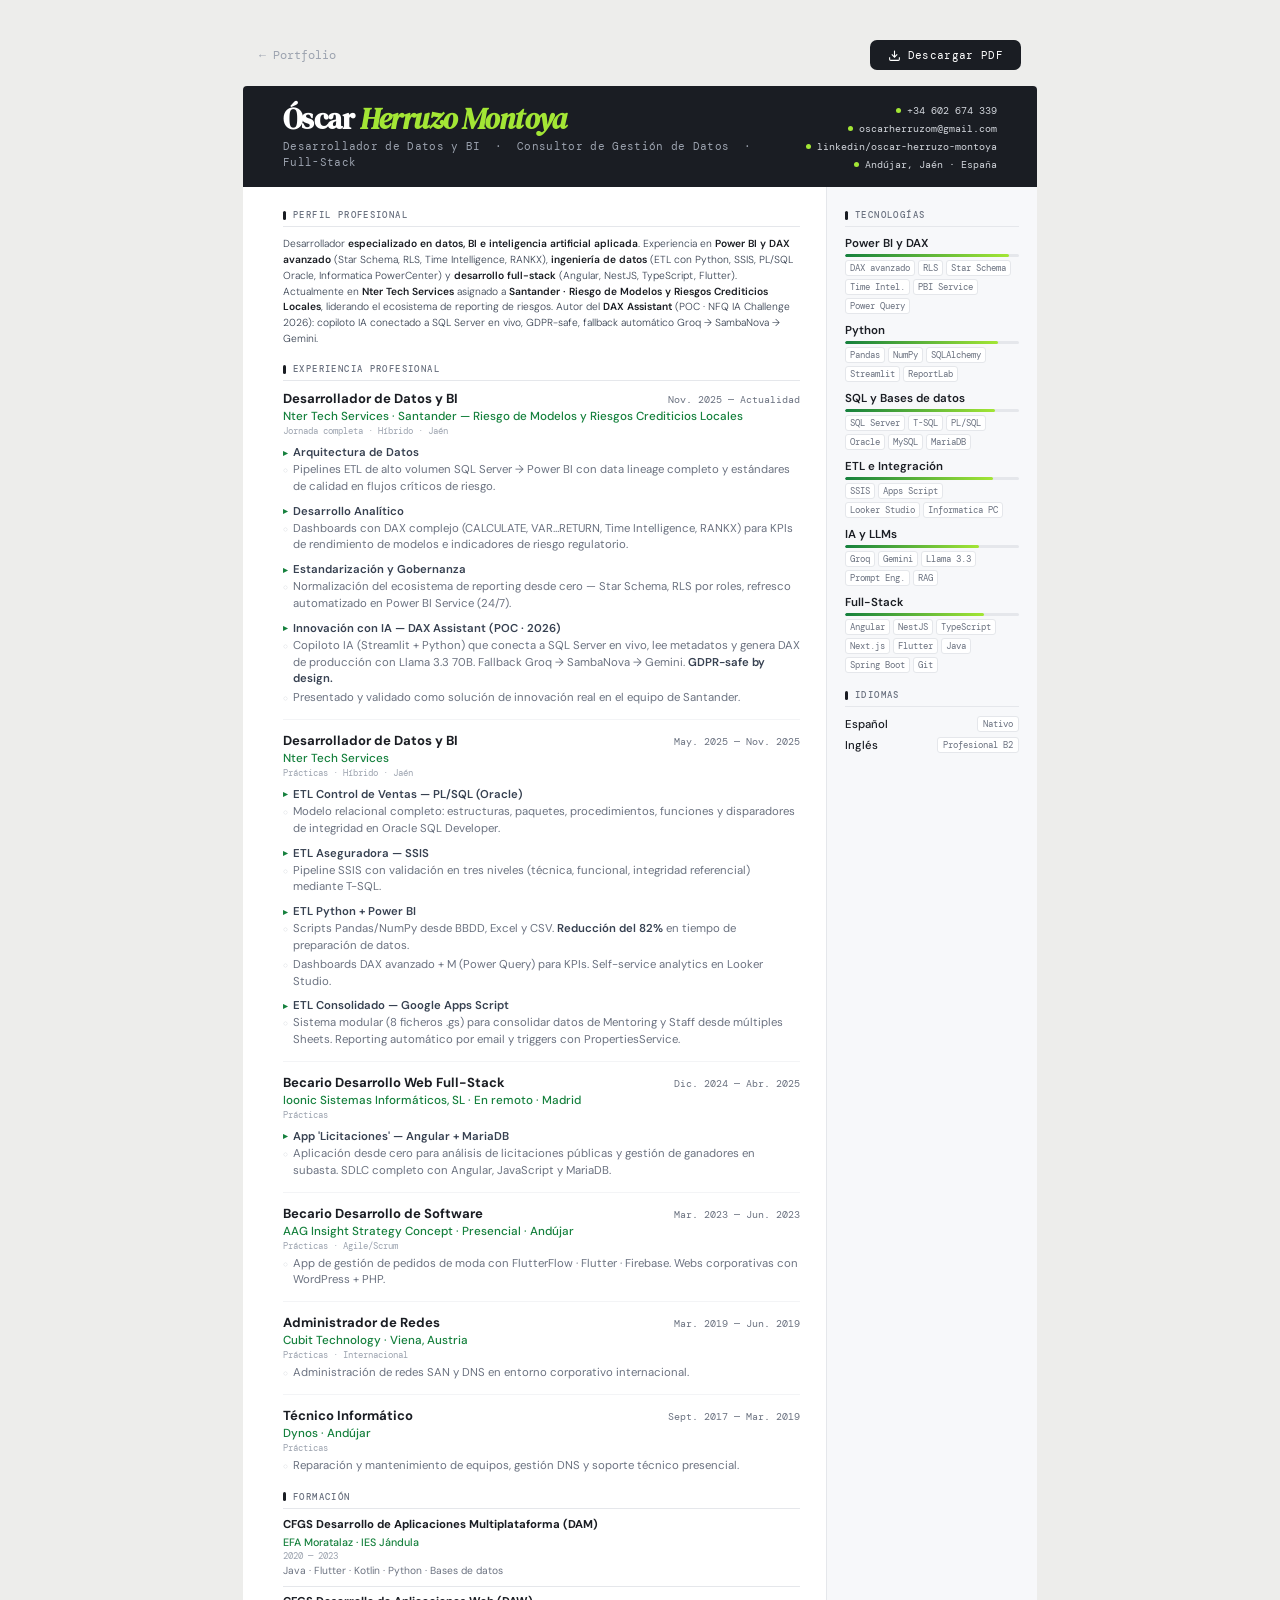
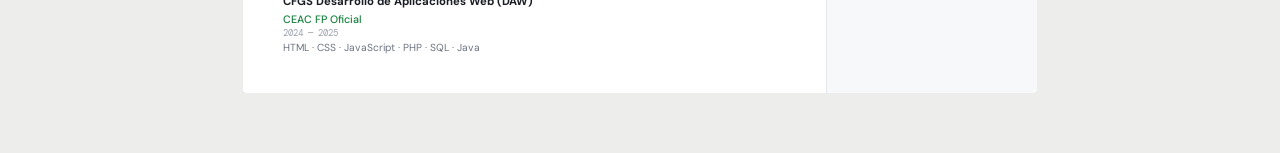
<file: cv.html>
<!DOCTYPE html>
<html lang="es">
<head>
  <meta charset="UTF-8">
  <meta name="viewport" content="width=device-width, initial-scale=1.0">
  <title>CV — Óscar Herruzo Montoya</title>
  <link rel="preconnect" href="https://fonts.googleapis.com">
  <link href="https://fonts.googleapis.com/css2?family=DM+Sans:wght@300;400;500;600&family=DM+Mono:wght@400;500&family=DM+Serif+Display&display=swap" rel="stylesheet">
  <style>
    /* Reset para móviles */
    html, body, * {
      -webkit-text-size-adjust: none !important;
      text-size-adjust: none !important;
    }

    *, *::before, *::after { box-sizing: border-box; margin: 0; padding: 0; }
    :root {
      --dark:#1A1D23; --mid:#374151; --gray:#6B7280;
      --light:#F7F8FA; --border:#E5E7EB; --green:#15803D; --accent:#A3E635;
      --cv-w: 794px;
    }

    html { overflow-x: hidden; }

    body {
      font-family:'DM Sans',sans-serif; background:#EDEDEB; color:var(--dark);
      min-height:100vh; display:flex; flex-direction:column; align-items:center;
      padding:40px 0 60px;
      overflow-x: hidden;
    }

    /* Barra superior minimalista */
    .top-bar {
      width:100%; max-width:var(--cv-w);
      display:flex; justify-content:space-between; align-items:center;
      margin-bottom:16px; padding:0 16px;
    }
    .top-bar a { font-family:'DM Mono',monospace; font-size:.72rem; color:#9CA3AF; text-decoration:none; }
    .top-bar a:hover { color:var(--dark); }

    /* Contenedor del CV */
    .scale-shell {
      width:100%;
      max-width:var(--cv-w);
      overflow: hidden;
    }
    #cvDoc {
      width:var(--cv-w); background:#fff;
      box-shadow:0 6px 48px rgba(0,0,0,.13);
      border-radius:4px; overflow:hidden; transform-origin:top left;
    }

    /* Cabecera Principal */
    .cv-head {
      background:var(--dark); padding:18px 40px 16px;
      display:grid; grid-template-columns:1fr auto; gap:20px; align-items:center;
    }
    .cv-name { font-family:'DM Serif Display',serif; font-size:1.8rem; color:#fff; line-height:1.06; letter-spacing:-.02em; margin-bottom:4px; }
    .cv-name em { color:var(--accent); font-style:italic; }
    .cv-role { font-family:'DM Mono',monospace; font-size:.66rem; color:#9CA3AF; letter-spacing:.03em; line-height:1.5; }
    .cv-contacts { display:flex; flex-direction:column; align-items:flex-end; gap:5px; flex-shrink:0; }
    .cv-ct { display:flex; align-items:center; gap:6px; font-family:'DM Mono',monospace; font-size:.65rem; color:#D1D5DB; white-space:nowrap; }
    .cv-ct a { color:#D1D5DB; text-decoration:none; }
    .ct-dot { width:5px; height:5px; background:var(--accent); border-radius:50%; flex-shrink:0; }

    /* Cuerpo del CV a 2 columnas */
    .cv-body {
      display:grid;
      grid-template-columns:1fr 210px;
      background: linear-gradient(to right, #fff calc(100% - 210px), var(--light) calc(100% - 210px));
    }
    .cv-main { padding:22px 26px 22px 40px; border-right:1px solid var(--border); min-width:0; }
    .cv-side { padding:22px 18px; min-width:0; }

    /* Estructura general de las secciones */
    .sec { margin-bottom:16px; }
    .sec-title {
      font-family:'DM Mono',monospace; font-size:.58rem; font-weight:500;
      text-transform:uppercase; letter-spacing:.15em; color:var(--gray);
      margin-bottom:9px; padding-bottom:5px; border-bottom:1px solid var(--border);
      display:flex; align-items:center; gap:7px;
    }
    .sec-title::before { content:''; width:3px; height:9px; background:var(--dark); border-radius:2px; flex-shrink:0; }
    .summary { font-size:.64rem; color:var(--mid); line-height:1.55; font-weight:300; }
    .summary strong { color:var(--dark); font-weight:600; }

    .exp-item { margin-bottom:12px; padding-bottom:12px; border-bottom:1px solid #F3F4F6; }
    .exp-item:last-child { border-bottom:none; margin-bottom:0; padding-bottom:0; }
    .exp-row { display:flex; justify-content:space-between; align-items:baseline; gap:8px; margin-bottom:1px; flex-wrap:wrap; }
    .exp-title { font-size:.82rem; font-weight:700; color:var(--dark); }
    .exp-date  { font-family:'DM Mono',monospace; font-size:.6rem; color:var(--gray); white-space:nowrap; flex-shrink:0; }
    .exp-co    { font-size:.73rem; color:var(--green); font-weight:500; margin-bottom:1px; }
    .exp-type  { font-family:'DM Mono',monospace; font-size:.58rem; color:#9CA3AF; margin-bottom:4px; }
    .sub-proj  { margin-top:4px; padding-top:4px; }
    .sub-title { font-size:.71rem; font-weight:600; color:var(--mid); margin-bottom:2px; display:flex; align-items:center; gap:5px; }
    .sub-title::before { content:'▸'; color:var(--green); font-size:.58rem; flex-shrink:0; }
    .bullets { list-style:none; padding:0; display:flex; flex-direction:column; gap:2px; }
    .bullets li { font-size:.71rem; color:var(--gray); line-height:1.48; padding-left:10px; position:relative; }
    .bullets li::before { content:'○'; position:absolute; left:0; color:#D1D5DB; font-size:.52rem; top:3px; }
    .bullets li strong { color:var(--mid); font-weight:600; }

    .sk-item { margin-bottom:9px; }
    .sk-name { font-size:.72rem; font-weight:600; color:var(--dark); margin-bottom:3px; }
    .sk-bar-bg { background:var(--border); border-radius:2px; height:3px; overflow:hidden; margin-bottom:3px; }
    .sk-bar-fill { height:100%; border-radius:2px; background:linear-gradient(90deg,var(--green),var(--accent)); }
    .sk-tags { display:flex; flex-wrap:wrap; gap:3px; }
    .sk-tag { font-family:'DM Mono',monospace; font-size:.54rem; color:var(--gray); background:#fff; border:1px solid var(--border); border-radius:3px; padding:1px 4px; white-space:nowrap; }

    .edu-item { margin-bottom:8px; padding-bottom:8px; border-bottom:1px solid var(--border); }
    .edu-item:last-child { border-bottom:none; margin-bottom:0; padding-bottom:0; }
    .edu-title  { font-size:.71rem; font-weight:700; color:var(--dark); margin-bottom:2px; line-height:1.3; }
    .edu-place  { font-size:.67rem; color:var(--green); font-weight:500; margin-bottom:1px; }
    .edu-date   { font-family:'DM Mono',monospace; font-size:.57rem; color:#9CA3AF; margin-bottom:2px; }
    .edu-detail { font-size:.64rem; color:var(--gray); line-height:1.4; }

    .cert-item { margin-bottom:7px; padding-bottom:7px; border-bottom:1px solid var(--border); display:flex; gap:7px; align-items:flex-start; }
    .cert-item:last-child { border-bottom:none; margin-bottom:0; padding-bottom:0; }
    .cert-dot  { width:6px; height:6px; background:var(--accent); border-radius:50%; flex-shrink:0; margin-top:4px; }
    .cert-name { font-size:.69rem; font-weight:600; color:var(--dark); line-height:1.3; margin-bottom:1px; }
    .cert-org  { font-size:.63rem; color:var(--green); margin-bottom:1px; }
    .cert-date { font-family:'DM Mono',monospace; font-size:.56rem; color:#9CA3AF; }

    .lang-row { display:flex; justify-content:space-between; align-items:center; margin-bottom:5px; }
    .lang-name { font-size:.71rem; font-weight:500; color:var(--dark); }
    .lang-lvl  { font-family:'DM Mono',monospace; font-size:.57rem; color:var(--gray); background:#fff; border:1px solid var(--border); border-radius:3px; padding:1px 5px; }

    @media(max-width:600px){
      body { padding:16px 0 40px; }
      .top-bar { padding:0 12px; }
    }
  </style>
</head>
<body>

<div class="top-bar" style="display:flex;justify-content:space-between;align-items:center;">
  <a href="index.html">← Portfolio</a>
  <a href="cv_oscar_herruzo.pdf" download="CV_Oscar_Herruzo_Montoya.pdf" style="display:inline-flex;align-items:center;gap:7px;background:#1A1D23;color:#fff;border:none;padding:8px 18px;border-radius:7px;font-family:'DM Mono',monospace;font-size:.7rem;cursor:pointer;letter-spacing:.03em;text-decoration:none;">
    <svg width="13" height="13" viewBox="0 0 24 24" fill="none" stroke="currentColor" stroke-width="2"><path d="M21 15v4a2 2 0 0 1-2 2H5a2 2 0 0 1-2-2v-4"/><polyline points="7 10 12 15 17 10"/><line x1="12" y1="15" x2="12" y2="3"/></svg>
    Descargar PDF
  </a>
</div>

<div class="scale-shell" id="scaleShell">
  <div id="cvDoc">

    <div class="cv-head">
      <div>
        <h1 class="cv-name">Óscar <em>Herruzo Montoya</em></h1>
        <p class="cv-role">Desarrollador de Datos y BI &nbsp;·&nbsp; Consultor de Gestión de Datos &nbsp;·&nbsp; Full-Stack</p>
      </div>
      <div class="cv-contacts">
        <div class="cv-ct"><span class="ct-dot"></span><a href="tel:+34602674339">+34 602 674 339</a></div>
        <div class="cv-ct"><span class="ct-dot"></span><a id="cvEmail" href="#"></a></div>
        <div class="cv-ct"><span class="ct-dot"></span><a href="https://linkedin.com/in/oscar-herruzo-montoya-640683214" target="_blank">linkedin/oscar-herruzo-montoya</a></div>
        <div class="cv-ct"><span class="ct-dot"></span>Andújar, Jaén · España</div>
      </div>
    </div>

    <div class="cv-body">
      <div class="cv-main">

        <div class="sec">
          <p class="sec-title">Perfil profesional</p>
          <p class="summary">
            Desarrollador <strong>especializado en datos, BI e inteligencia artificial aplicada</strong>.
            Experiencia en <strong>Power BI y DAX avanzado</strong> (Star Schema, RLS, Time Intelligence, RANKX),
            <strong>ingeniería de datos</strong> (ETL con Python, SSIS, PL/SQL Oracle, Informatica PowerCenter) y
            <strong>desarrollo full-stack</strong> (Angular, NestJS, TypeScript, Flutter). Actualmente en
            <strong>Nter Tech Services</strong> asignado a <strong>Santander · Riesgo de Modelos y Riesgos Crediticios Locales</strong>,
            liderando el ecosistema de reporting de riesgos. Autor del <strong>DAX Assistant</strong>
            (POC · NFQ IA Challenge 2026): copiloto IA conectado a SQL Server en vivo, GDPR-safe,
            fallback automático Groq → SambaNova → Gemini.
          </p>
        </div>

        <div class="sec">
          <p class="sec-title">Experiencia profesional</p>

          <div class="exp-item">
            <div class="exp-row">
              <span class="exp-title">Desarrollador de Datos y BI</span>
              <span class="exp-date">Nov. 2025 — Actualidad</span>
            </div>
            <p class="exp-co">Nter Tech Services · Santander — Riesgo de Modelos y Riesgos Crediticios Locales</p>
            <p class="exp-type">Jornada completa · Híbrido · Jaén</p>
            <div class="sub-proj">
              <p class="sub-title">Arquitectura de Datos</p>
              <ul class="bullets"><li>Pipelines ETL de alto volumen SQL Server → Power BI con data lineage completo y estándares de calidad en flujos críticos de riesgo.</li></ul>
            </div>
            <div class="sub-proj">
              <p class="sub-title">Desarrollo Analítico</p>
              <ul class="bullets"><li>Dashboards con DAX complejo (CALCULATE, VAR…RETURN, Time Intelligence, RANKX) para KPIs de rendimiento de modelos e indicadores de riesgo regulatorio.</li></ul>
            </div>
            <div class="sub-proj">
              <p class="sub-title">Estandarización y Gobernanza</p>
              <ul class="bullets"><li>Normalización del ecosistema de reporting desde cero — Star Schema, RLS por roles, refresco automatizado en Power BI Service (24/7).</li></ul>
            </div>
            <div class="sub-proj">
              <p class="sub-title">Innovación con IA — DAX Assistant (POC · 2026)</p>
              <ul class="bullets">
                <li>Copiloto IA (Streamlit + Python) que conecta a SQL Server en vivo, lee metadatos y genera DAX de producción con Llama 3.3 70B. Fallback Groq → SambaNova → Gemini. <strong>GDPR-safe by design.</strong></li>
                <li>Presentado y validado como solución de innovación real en el equipo de Santander.</li>
              </ul>
            </div>
          </div>

          <div class="exp-item">
            <div class="exp-row">
              <span class="exp-title">Desarrollador de Datos y BI</span>
              <span class="exp-date">May. 2025 — Nov. 2025</span>
            </div>
            <p class="exp-co">Nter Tech Services</p>
            <p class="exp-type">Prácticas · Híbrido · Jaén</p>
            <div class="sub-proj">
              <p class="sub-title">ETL Control de Ventas — PL/SQL (Oracle)</p>
              <ul class="bullets"><li>Modelo relacional completo: estructuras, paquetes, procedimientos, funciones y disparadores de integridad en Oracle SQL Developer.</li></ul>
            </div>
            <div class="sub-proj">
              <p class="sub-title">ETL Aseguradora — SSIS</p>
              <ul class="bullets"><li>Pipeline SSIS con validación en tres niveles (técnica, funcional, integridad referencial) mediante T-SQL.</li></ul>
            </div>
            <div class="sub-proj">
              <p class="sub-title">ETL Python + Power BI</p>
              <ul class="bullets">
                <li>Scripts Pandas/NumPy desde BBDD, Excel y CSV. <strong>Reducción del 82%</strong> en tiempo de preparación de datos.</li>
                <li>Dashboards DAX avanzado + M (Power Query) para KPIs. Self-service analytics en Looker Studio.</li>
              </ul>
            </div>
            <div class="sub-proj">
              <p class="sub-title">ETL Consolidado — Google Apps Script</p>
              <ul class="bullets"><li>Sistema modular (8 ficheros .gs) para consolidar datos de Mentoring y Staff desde múltiples Sheets. Reporting automático por email y triggers con PropertiesService.</li></ul>
            </div>
          </div>

          <div class="exp-item">
            <div class="exp-row">
              <span class="exp-title">Becario Desarrollo Web Full-Stack</span>
              <span class="exp-date">Dic. 2024 — Abr. 2025</span>
            </div>
            <p class="exp-co">Ioonic Sistemas Informáticos, SL · En remoto · Madrid</p>
            <p class="exp-type">Prácticas</p>
            <div class="sub-proj">
              <p class="sub-title">App 'Licitaciones' — Angular + MariaDB</p>
              <ul class="bullets"><li>Aplicación desde cero para análisis de licitaciones públicas y gestión de ganadores en subasta. SDLC completo con Angular, JavaScript y MariaDB.</li></ul>
            </div>
          </div>

          <div class="exp-item">
            <div class="exp-row">
              <span class="exp-title">Becario Desarrollo de Software</span>
              <span class="exp-date">Mar. 2023 — Jun. 2023</span>
            </div>
            <p class="exp-co">AAG Insight Strategy Concept · Presencial · Andújar</p>
            <p class="exp-type">Prácticas · Agile/Scrum</p>
            <ul class="bullets" style="margin-top:3px;"><li>App de gestión de pedidos de moda con FlutterFlow · Flutter · Firebase. Webs corporativas con WordPress + PHP.</li></ul>
          </div>

          <div class="exp-item">
            <div class="exp-row">
              <span class="exp-title">Administrador de Redes</span>
              <span class="exp-date">Mar. 2019 — Jun. 2019</span>
            </div>
            <p class="exp-co">Cubit Technology · Viena, Austria</p>
            <p class="exp-type">Prácticas · Internacional</p>
            <ul class="bullets" style="margin-top:3px;"><li>Administración de redes SAN y DNS en entorno corporativo internacional.</li></ul>
          </div>

          <div class="exp-item">
            <div class="exp-row">
              <span class="exp-title">Técnico Informático</span>
              <span class="exp-date">Sept. 2017 — Mar. 2019</span>
            </div>
            <p class="exp-co">Dynos · Andújar</p>
            <p class="exp-type">Prácticas</p>
            <ul class="bullets" style="margin-top:3px;"><li>Reparación y mantenimiento de equipos, gestión DNS y soporte técnico presencial.</li></ul>
          </div>

        </div>

        <div class="sec">
          <p class="sec-title">Formación</p>
          <div class="edu-item">
            <p class="edu-title">CFGS Desarrollo de Aplicaciones Multiplataforma (DAM)</p>
            <p class="edu-place">EFA Moratalaz · IES Jándula</p>
            <p class="edu-date">2020 — 2023</p>
            <p class="edu-detail">Java · Flutter · Kotlin · Python · Bases de datos</p>
          </div>
          <div class="edu-item">
            <p class="edu-title">CFGS Desarrollo de Aplicaciones Web (DAW)</p>
            <p class="edu-place">CEAC FP Oficial</p>
            <p class="edu-date">2024 — 2025</p>
            <p class="edu-detail">HTML · CSS · JavaScript · PHP · SQL · Java</p>
          </div>
        </div>

      </div>

      <div class="cv-side">

        <div class="sec">
          <p class="sec-title">Tecnologías</p>
          <div class="sk-item">
            <p class="sk-name">Power BI y DAX</p>
            <div class="sk-bar-bg"><div class="sk-bar-fill" style="width:94%"></div></div>
            <div class="sk-tags"><span class="sk-tag">DAX avanzado</span><span class="sk-tag">RLS</span><span class="sk-tag">Star Schema</span><span class="sk-tag">Time Intel.</span><span class="sk-tag">PBI Service</span><span class="sk-tag">Power Query</span></div>
          </div>
          <div class="sk-item">
            <p class="sk-name">Python</p>
            <div class="sk-bar-bg"><div class="sk-bar-fill" style="width:88%"></div></div>
            <div class="sk-tags"><span class="sk-tag">Pandas</span><span class="sk-tag">NumPy</span><span class="sk-tag">SQLAlchemy</span><span class="sk-tag">Streamlit</span><span class="sk-tag">ReportLab</span></div>
          </div>
          <div class="sk-item">
            <p class="sk-name">SQL y Bases de datos</p>
            <div class="sk-bar-bg"><div class="sk-bar-fill" style="width:86%"></div></div>
            <div class="sk-tags"><span class="sk-tag">SQL Server</span><span class="sk-tag">T-SQL</span><span class="sk-tag">PL/SQL</span><span class="sk-tag">Oracle</span><span class="sk-tag">MySQL</span><span class="sk-tag">MariaDB</span></div>
          </div>
          <div class="sk-item">
            <p class="sk-name">ETL e Integración</p>
            <div class="sk-bar-bg"><div class="sk-bar-fill" style="width:85%"></div></div>
            <div class="sk-tags"><span class="sk-tag">SSIS</span><span class="sk-tag">Apps Script</span><span class="sk-tag">Looker Studio</span><span class="sk-tag">Informatica PC</span></div>
          </div>
          <div class="sk-item">
            <p class="sk-name">IA y LLMs</p>
            <div class="sk-bar-bg"><div class="sk-bar-fill" style="width:77%"></div></div>
            <div class="sk-tags"><span class="sk-tag">Groq</span><span class="sk-tag">Gemini</span><span class="sk-tag">Llama 3.3</span><span class="sk-tag">Prompt Eng.</span><span class="sk-tag">RAG</span></div>
          </div>
          <div class="sk-item">
            <p class="sk-name">Full-Stack</p>
            <div class="sk-bar-bg"><div class="sk-bar-fill" style="width:80%"></div></div>
            <div class="sk-tags"><span class="sk-tag">Angular</span><span class="sk-tag">NestJS</span><span class="sk-tag">TypeScript</span><span class="sk-tag">Next.js</span><span class="sk-tag">Flutter</span><span class="sk-tag">Java</span><span class="sk-tag">Spring Boot</span><span class="sk-tag">Git</span></div>
          </div>
        </div>

        <div class="sec">
          <p class="sec-title">Idiomas</p>
          <div class="lang-row"><span class="lang-name">Español</span><span class="lang-lvl">Nativo</span></div>
          <div class="lang-row"><span class="lang-name">Inglés</span><span class="lang-lvl">Profesional B2</span></div>
        </div>

      </div>
    </div>

  </div>
</div>

<script>
  /* Carga el email dinámicamente */
  (function(){
    const u = 'oscarherruzom', d = 'gmail.com', e = u + '@' + d;
    const a = document.getElementById('cvEmail');
    if (a) { a.textContent = e; a.href = 'mailto:' + e; }
  })();

  /* Escalado para que siempre encaje en pantalla */
  const CV_W = 794;

  function scalePage() {
    const shell = document.getElementById('scaleShell');
    const doc   = document.getElementById('cvDoc');

    doc.style.transform       = '';
    doc.style.transformOrigin = '';
    shell.style.height        = '';

    const avail = Math.min(shell.offsetWidth, window.innerWidth - 2);

    if (avail < CV_W) {
      const s = avail / CV_W;
      doc.style.transform       = 'scale(' + s + ')';
      doc.style.transformOrigin = 'top left';
      shell.style.height = (doc.offsetHeight * s) + 'px';
    }
  }

  scalePage();
  window.addEventListener('resize', scalePage);
  document.fonts.ready.then(scalePage);
  window.addEventListener('load', scalePage);
</script>
</body>
</html>
</file>
<file: styles.css>
*, *::before, *::after { box-sizing: border-box; margin: 0; padding: 0; }
:root {
  --dark:#1A1D23; --dark2:#111318; --mid:#374151; --gray:#6B7280;
  --border:#E5E7EB; --light:#F7F8FA; --white:#FFFFFF;
  --green:#15803D; --accent:#A3E635;
  --mono:'DM Mono',monospace; --sans:'DM Sans',sans-serif; --serif:'DM Serif Display',serif;
}
html { scroll-behavior:smooth; }
body { font-family:var(--sans); background:var(--light); color:var(--dark); overflow-x:hidden; }

/* PROGRESS BAR */
.scroll-progress { position: fixed; top: 0; left: 0; width: 0%; height: 3px; background: linear-gradient(90deg, var(--green), var(--accent)); z-index: 9999; transition: width 0.1s ease-out; }

/* MAGNETIC & TILT */
.magnetic { display: inline-block; transition: transform 0.3s cubic-bezier(0.175, 0.885, 0.32, 1.275); }
.tilt-card { transform-style: preserve-3d; transition: transform 0.1s ease, box-shadow 0.3s ease; }
.tilt-card:hover { z-index: 10; box-shadow: 0 20px 40px rgba(0,0,0,0.1); }
.band .tilt-card:hover, .learning-sec .tilt-card:hover { box-shadow: 0 20px 40px rgba(0,0,0,0.4), 0 0 20px rgba(163,230,53,0.1); }

/* CURSOR */
.cur-dot  { width:8px;height:8px;background:var(--accent);border-radius:50%;position:fixed;top:0;left:0;pointer-events:none;z-index:9999;transform: translate(-50%, -50%); transition: width 0.2s, height 0.2s, background-color 0.2s; mix-blend-mode: difference;}
.cur-ring { width:40px;height:40px;border:1.5px solid var(--accent);border-radius:50%;position:fixed;top:0;left:0;pointer-events:none;z-index:9998;opacity:.4;transform: translate(-50%, -50%); transition: width 0.3s, height 0.3s, opacity 0.3s; mix-blend-mode: difference;}

/* NAV */
nav {
  position:fixed;top:0;left:0;right:0;z-index:200;
  background:rgba(247,248,250,.9);backdrop-filter:blur(14px);
  border-bottom:1px solid var(--border);
  height:60px;padding:0 40px;
  display:flex;align-items:center;justify-content:space-between;
  transition:box-shadow .3s;
}
.nav-logo { display:flex;align-items:center;gap:9px;text-decoration:none; }
.nav-box  { width:28px;height:28px;background:var(--dark);border-radius:6px;display:flex;align-items:center;justify-content:center;color:#fff;font-size:13px;font-weight:700; transition: box-shadow 0.3s;}
.nav-logo:hover .nav-box { box-shadow: 0 0 15px rgba(163, 230, 53, 0.6); }
.nav-name { font-size:.82rem;font-weight:600;color:var(--dark);letter-spacing:-.01em; }
.nav-links { display:flex;align-items:center;gap:25px;list-style:none; }
.nav-links a { font-family:var(--mono);font-size:.73rem;color:var(--gray);text-decoration:none;transition:color .2s; position: relative;}
.nav-links a:not(.nav-cta)::after { content: ''; position: absolute; width: 0; height: 1px; bottom: -4px; left: 0; background-color: var(--green); transition: width 0.3s ease; }
.nav-links a:not(.nav-cta):hover::after { width: 100%; }
.nav-links a:hover { color:var(--dark); }
.nav-cta { background:var(--dark)!important;color:#fff!important;padding:8px 18px;border-radius:8px; box-shadow: 0 4px 15px rgba(26, 29, 35, 0.2); transition: all 0.3s ease !important;}
.nav-cta:hover { transform: translateY(-2px); box-shadow: 0 6px 20px rgba(26, 29, 35, 0.4); }
.nav-burger { display:none;flex-direction:column;justify-content:center;align-items:center;gap:5px;width:36px;height:36px;background:none;border:none;cursor:pointer;padding:4px;border-radius:6px;transition:background .2s; }
.nav-burger:hover { background:var(--border); }
.nav-burger span { display:block;width:20px;height:2px;background:var(--dark);border-radius:2px;transition:transform .3s ease, opacity .3s ease, width .3s ease;transform-origin:center; }
.nav-burger.open span:nth-child(1) { transform:translateY(7px) rotate(45deg); }
.nav-burger.open span:nth-child(2) { opacity:0;width:0; }
.nav-burger.open span:nth-child(3) { transform:translateY(-7px) rotate(-45deg); }
.nav-mobile { display:none;position:fixed;top:60px;left:0;right:0;z-index:199;background:rgba(247,248,250,.98);backdrop-filter:blur(16px);border-bottom:1px solid var(--border);padding:16px 24px 20px;flex-direction:column;gap:4px;box-shadow:0 8px 24px rgba(0,0,0,.08);transform:translateY(-100%);opacity:0;transition:transform .4s cubic-bezier(0.16, 1, 0.3, 1), opacity .4s ease; pointer-events: none;}
.nav-mobile.open { transform:translateY(0);opacity:1; pointer-events: auto;}
.nav-mobile a { font-family:var(--mono);font-size:.82rem;color:var(--gray);text-decoration:none;padding:12px 16px;border-radius:8px;transition:background .15s, color .15s;display:block; }
.nav-mobile a:hover { background:var(--border);color:var(--dark); }
.nav-mobile .mob-cta { background:var(--dark)!important;color:#fff!important;margin-top:12px;text-align:center;font-weight:600; }
@media(max-width:720px){ .nav-links{display:none;} .nav-burger{display:flex;} .nav-mobile{display:flex;} }

/* HERO & CANVAS */
.hero { min-height:100vh;background:var(--dark2);display:flex;align-items:center;position:relative;overflow:hidden;padding-top:60px; }
.hero-canvas { position: absolute; top: 0; left: 0; width: 100%; height: 100%; z-index: 1; opacity: 0.5; pointer-events: none;}
.hero-grid { position:absolute;inset:0;background-image:linear-gradient(rgba(255,255,255,.025) 1px,transparent 1px),linear-gradient(90deg,rgba(255,255,255,.025) 1px,transparent 1px);background-size:48px 48px; mask-image: radial-gradient(circle at center, black, transparent 80%); -webkit-mask-image: radial-gradient(circle at center, black, transparent 80%);}
.glow { position:absolute;border-radius:50%;filter:blur(120px);opacity:.1;pointer-events:none; }
.glow-a { width:520px;height:520px;background:#15803D;top:-80px;right:8%; }
.glow-b { width:280px;height:280px;background:#A3E635;bottom:8%;left:4%; }
.hero-in { position:relative;z-index:2;max-width:1100px;margin:0 auto;padding:0 44px;width:100%; }
.hero-badge { display:inline-flex;align-items:center;gap:8px;background:rgba(255,255,255,.05);border:1px solid rgba(255,255,255,.1);border-radius:30px;padding:6px 16px;font-family:var(--mono);font-size:.7rem;color:#9CA3AF;margin-bottom:26px; backdrop-filter: blur(4px); box-shadow: 0 4px 15px rgba(0,0,0,0.2);}
.badge-dot { width:8px;height:8px;background:var(--accent);border-radius:50%;animation:pulse 2s infinite; }
@keyframes pulse { 0%,100%{box-shadow:0 0 0 0 rgba(163,230,53,.4)} 50%{box-shadow:0 0 0 6px rgba(163,230,53,0)} }

/* GLITCH EFFECT */
.glitch { position: relative; color: #fff; }
.glitch::before, .glitch::after { content: attr(data-text); position: absolute; top: 0; left: 0; width: 100%; height: 100%; background: var(--dark2); opacity: 0; z-index: -1; }
.glitch:hover::before { left: 2px; text-shadow: -2px 0 #A3E635; animation: glitch-anim-1 2s infinite linear alternate-reverse; opacity: 1; }
.glitch:hover::after { left: -2px; text-shadow: 2px 0 #15803D; animation: glitch-anim-2 3s infinite linear alternate-reverse; opacity: 1; }
@keyframes glitch-anim-1 { 0% { clip-path: inset(20% 0 80% 0); } 20% { clip-path: inset(60% 0 10% 0); } 40% { clip-path: inset(40% 0 50% 0); } 60% { clip-path: inset(80% 0 5% 0); } 80% { clip-path: inset(10% 0 70% 0); } 100% { clip-path: inset(30% 0 20% 0); } }
@keyframes glitch-anim-2 { 0% { clip-path: inset(10% 0 60% 0); } 20% { clip-path: inset(30% 0 20% 0); } 40% { clip-path: inset(70% 0 10% 0); } 60% { clip-path: inset(20% 0 50% 0); } 80% { clip-path: inset(50% 0 30% 0); } 100% { clip-path: inset(5% 0 80% 0); } }

.hero-name { font-family:var(--serif);font-size:clamp(3rem,7vw,5.5rem);line-height:1.02;letter-spacing:-.03em;margin-bottom:12px; }
.hero-name em { color:var(--accent);font-style:italic; text-shadow: 0 0 30px rgba(163,230,53,0.3);}
.hero-role { font-family:var(--mono);font-size:.9rem;color:#6B7280;margin-bottom:24px;letter-spacing:.02em; min-height: 24px;}
.hero-role::after { content: '_'; animation: blink 1s infinite; color: var(--accent); }
@keyframes blink { 0%, 100% { opacity: 1; } 50% { opacity: 0; } }

.hero-desc { font-size:1.05rem;color:#D1D5DB;line-height:1.78;font-weight:300;max-width:600px;margin-bottom:40px; }
.hero-btns { display:flex;align-items:center;gap:16px;flex-wrap:wrap; }
.btn-w { background:#fff;color:var(--dark2);padding:12px 26px;border-radius:10px;font-size:.9rem;font-weight:600;text-decoration:none;display:inline-flex;align-items:center;gap:8px;transition:all .3s ease; box-shadow: 0 4px 15px rgba(255, 255, 255, 0.1); position: relative; overflow: hidden;}
.btn-w::before { content: ''; position: absolute; top: 0; left: -100%; width: 100%; height: 100%; background: linear-gradient(90deg, transparent, rgba(163,230,53,0.4), transparent); transition: left 0.5s ease; }
.btn-w:hover::before { left: 100%; }
.btn-w:hover { background:var(--accent);transform:translateY(-3px); box-shadow: 0 8px 25px rgba(163, 230, 53, 0.3); }
.btn-g { background:rgba(255,255,255,0.03); backdrop-filter: blur(5px); color:#9CA3AF;padding:12px 26px;border-radius:10px;border:1px solid rgba(255,255,255,.12);font-size:.9rem;font-weight:500;text-decoration:none;display:inline-flex;align-items:center;gap:8px;transition:all .3s ease; }
.btn-g:hover { border-color:var(--accent);color:var(--accent); background: rgba(163,230,53,0.05); transform:translateY(-3px); }

.hero-stack { position:absolute;right:5%;top:50%;transform:translateY(-50%);display:flex;flex-direction:column;gap:12px; z-index: 2;}
@media(max-width:1000px){.hero-stack{display:none;}}
.s-pill { background:rgba(17,19,24,0.6); backdrop-filter: blur(8px); border:1px solid rgba(255,255,255,.05);border-radius:8px;padding:10px 16px;font-family:var(--mono);font-size:.7rem;color:#9CA3AF;white-space:nowrap;transition:all .3s ease; box-shadow: 0 4px 15px rgba(0,0,0,0.2);}
.s-pill:hover { background:rgba(163,230,53,.1);color:var(--accent);border-color:rgba(163,230,53,.3); transform: translateX(-10px); box-shadow: 0 4px 20px rgba(163,230,53,0.2);}
.s-pill strong { color:#fff;font-weight:600; }

/* ── JUPYTER CELL (NUEVO) ── */
.jupyter-cell { background: #1E2228; border: 1px solid #374151; border-radius: 12px; font-family: var(--mono); font-size: 0.8rem; overflow: hidden; position: relative; cursor: crosshair; margin-top: 24px; box-shadow: 0 10px 30px rgba(0,0,0,0.1); }
.j-top-bar { background: #111318; padding: 8px 16px; display: flex; align-items: center; border-bottom: 1px solid #374151; }
.j-dot { width: 10px; height: 10px; border-radius: 50%; margin-right: 6px; }
.j-line { display: flex; padding: 16px; gap: 16px; }
.j-prompt { color: #61AFEF; font-weight: bold; white-space: nowrap; width: 60px; text-align: right; user-select: none; }
.j-code { color: #ABB2BF; line-height: 1.6; }
.j-out { display: flex; padding: 0 16px 16px 16px; gap: 16px; animation: fadeUp 0.3s forwards; }
.j-table-wrap { overflow-x: auto; background: #FFFFFF; border-radius: 6px; padding: 4px; box-shadow: inset 0 0 0 1px #E5E7EB; width: 100%;}
.pd-table { border-collapse: collapse; font-size: 0.75rem; color: #1F2937; width: 100%; text-align: left; font-family: var(--sans); }
.pd-table th, .pd-table td { padding: 6px 12px; border: 1px solid #E5E7EB; }
.pd-table th { background: #F3F4F6; font-weight: 600; color: #4B5563; }
.j-hover-hint { position: absolute; top: 8px; right: 16px; font-size: 0.65rem; color: #6B7280; font-family: var(--sans); font-weight: 500; transition: opacity 0.3s; background: rgba(17,19,24,0.8); padding: 2px 8px; border-radius: 12px;}
.jupyter-cell:hover .j-hover-hint { opacity: 0; }
.j-keyword { color: #C678DD; font-weight: bold; }
.j-string { color: #98C379; }
.j-func { color: #61AFEF; }

/* ── SQL CONSOLE (NUEVO) ── */
.sql-wrapper { margin-top: 56px; grid-column: 1 / -1; }
.sql-console { background: #111318; border: 1px solid #374151; border-radius: 12px; font-family: var(--mono); overflow: hidden; box-shadow: 0 20px 40px rgba(0,0,0,0.15); }
.sql-header { display: flex; justify-content: space-between; align-items: center; padding: 12px 20px; background: #1A1D23; border-bottom: 1px solid #374151; }
.sql-btn { background: #15803D; color: #FFF; border: none; padding: 8px 16px; border-radius: 6px; font-size: 0.8rem; cursor: pointer; font-weight: bold; font-family: var(--sans); transition: background 0.2s; display: flex; align-items: center; gap: 6px;}
.sql-btn:hover { background: #16A34A; }
.sql-editor { display: flex; padding: 20px; background: #0D0F12; align-items: flex-start; }
.sql-lines { color: #4B5563; padding-right: 20px; border-right: 1px solid #374151; margin-right: 20px; user-select: none; line-height: 1.5; text-align: right;}
.sql-input { flex: 1; background: transparent; border: none; color: #E5E7EB; outline: none; font-family: var(--mono); font-size: 0.9rem; width: 100%; line-height: 1.5; resize: none; overflow: hidden;}
.sql-input::selection { background: rgba(55, 65, 81, 0.8); }
.sql-result-header { font-size: 0.7rem; color: #9CA3AF; padding: 6px 20px; background: #1A1D23; border-top: 1px solid #374151; border-bottom: 1px solid #374151; text-transform: uppercase; letter-spacing: 0.05em; font-family: var(--sans); font-weight: 600;}
.sql-results { padding: 0; max-height: 250px; overflow-y: auto; background: #0D0F12; }
.sql-table { width: 100%; border-collapse: collapse; font-size: 0.8rem; color: #D1D5DB; text-align: left; }
.sql-table th { background: #1A1D23; padding: 10px 20px; font-weight: 500; color: #A3E635; position: sticky; top: 0; border-bottom: 1px solid #374151; white-space: nowrap;}
.sql-table td { padding: 10px 20px; border-bottom: 1px solid #1E2228; }
.sql-table tr:hover { background: rgba(255,255,255,0.03); }
.sql-empty { padding: 20px; color: #F87171; font-size: 0.85rem; }
.sql-success { padding: 20px; color: #9CA3AF; font-size: 0.85rem; }

/* SHARED LAYOUT & UTILS */
.metrics-strip { background:var(--dark);padding:0;border-bottom:1px solid #1E2228;overflow:hidden; position: relative;}
.metrics-inner { max-width:1100px;margin:0 auto;padding:0 44px;display:grid;grid-template-columns:repeat(3,1fr); }
.metric-item { padding:36px 0;text-align:center;border-right:1px solid rgba(255,255,255,.06);position:relative;transition:background .3s; }
.metric-item:last-child { border-right:none; }
.metric-item:hover { background:linear-gradient(to top, rgba(163,230,53,0.05), transparent); }
.metric-num { font-family:var(--serif);font-size:3rem;color:#fff;line-height:1;margin-bottom:8px;letter-spacing:-.03em; text-shadow: 0 4px 10px rgba(0,0,0,0.3);}
.metric-num em { color:var(--accent);font-style:normal; }
.metric-lbl { font-family:var(--mono);font-size:.65rem;color:#6B7280;text-transform:uppercase;letter-spacing:.12em;line-height:1.5; }
.metric-sub { font-size:.75rem;color:#4B5563;margin-top:6px; font-weight: 500;}

.wrap { max-width:1100px;margin:0 auto;padding:0 44px; }
.sec  { padding:100px 0; }
.sec-label { font-family:var(--mono);font-size:.7rem;font-weight:700;text-transform:uppercase;letter-spacing:.2em;color:var(--gray);margin-bottom:12px;display:flex;align-items:center;gap:12px; }
.sec-label::after { content:'';display:inline-block;width:40px;height:1px;background:var(--gray); opacity: 0.5;}
.sec-title { font-family:var(--serif);font-size:clamp(2rem,4vw,3rem);color:var(--dark);line-height:1.1;letter-spacing:-.02em;margin-bottom:50px; }
.sec-title em { color:var(--green);font-style:italic; }
.band { background:var(--dark2);padding:100px 0;border-top:1px solid #1E2228;border-bottom:1px solid #1E2228; }
.band .sec-label { color:#4B5563; }
.band .sec-label::after { background:#2A2A2A; }
.band .sec-title { color:#fff; }
.band .sec-title em { color:var(--accent); }
hr.div-l { border:none;border-top:1px solid var(--border);margin:0; }
hr.div-d { border:none;border-top:1px solid #1E2228;margin:0; }

.about-grid { display:grid;grid-template-columns:1.2fr 1fr;gap:60px;align-items:start; }
@media(max-width:800px){.about-grid{grid-template-columns:1fr; gap: 40px;}}
.about-text p { font-size:1.05rem;color:var(--mid);line-height:1.85;margin-bottom:18px;font-weight:400; }
.about-text p strong { color:var(--dark);font-weight:700; background: linear-gradient(120deg, rgba(21,128,61,0.1) 0%, rgba(21,128,61,0.1) 100%); background-repeat: no-repeat; background-size: 100% 40%; background-position: 0 88%;}
.fact-card { background:#fff;border:1px solid var(--border);border-radius:12px;padding:16px 20px;margin-bottom:12px;display:flex;align-items:center;gap:16px; transform: translateZ(0); }
.fact-ico { width:40px;height:40px;background:var(--light);border-radius:10px;display:flex;align-items:center;justify-content:center;font-size:20px;flex-shrink:0; color: var(--green); background: #F0FDF4;}
.fact-lbl { font-family:var(--mono);font-size:.65rem;text-transform:uppercase;letter-spacing:.1em;color:#9CA3AF;margin:0 0 4px 0; }
.fact-val { font-size:.9rem;font-weight:600;color:var(--dark);margin:0; }
.status-ok { display:inline-flex;align-items:center;gap:8px;background:#F0FDF4;color:var(--green);border:1px solid #BBF7D0;border-radius:8px;padding:8px 16px;font-size:.8rem;font-weight:600; box-shadow: 0 4px 10px rgba(21, 128, 61, 0.1);}
.sdot { width:8px;height:8px;border-radius:50%;background:#22C55E;flex-shrink:0;animation:pulseGreen 2s infinite; }
@keyframes pulseGreen { 0%,100%{box-shadow:0 0 0 0 rgba(34,197,94,.4)} 50%{box-shadow:0 0 0 5px rgba(34,197,94,0)} }

/* SKILLS */
.skills-grid { display:grid;grid-template-columns:repeat(auto-fill,minmax(320px,1fr));gap:20px; }
.skill-card { background:rgba(26,29,35,0.5);border:1px solid rgba(255,255,255,0.05);border-radius:16px;padding:24px; position: relative; overflow: hidden; backdrop-filter: blur(10px);}
.skill-card::before { content: ''; position: absolute; top: 0; left: 0; width: 100%; height: 100%; background: radial-gradient(circle at var(--mouse-x, 50%) var(--mouse-y, 50%), rgba(163,230,53,0.1) 0%, transparent 60%); opacity: 0; transition: opacity 0.3s; pointer-events: none;}
.skill-card:hover::before { opacity: 1; }
.skill-card:hover { border-color:rgba(163,230,53,.3); }
.sk-head { display:flex;align-items:center;gap:14px;margin-bottom:16px; transform: translateZ(20px);}
.sk-ico { width:42px;height:42px;background:rgba(255,255,255,.07);border-radius:10px;display:flex;align-items:center;justify-content:center;font-size:18px;flex-shrink:0; border: 1px solid rgba(255,255,255,0.1);}
.sk-name { font-size:.95rem;font-weight:600;color:#fff;margin:0 0 2px 0; }
.sk-type { font-family:var(--mono);font-size:.65rem;color:#6B7280;text-transform:uppercase;letter-spacing:.1em;margin:0; }
.sk-pct { margin-left:auto;font-family:var(--mono);font-size:.75rem;color:#A3E635; font-weight: 700;}
.sk-bar-wrap { background:rgba(255,255,255,.06);border-radius:4px;height:6px;overflow:hidden;margin-bottom:16px; transform: translateZ(10px);}
.sk-bar { height:100%;border-radius:4px;background:linear-gradient(90deg,#15803D,#A3E635);width:0;transition:width 1.5s cubic-bezier(.175, .885, .32, 1.275); position: relative;}
.sk-bar::after { content: ''; position: absolute; top: 0; right: 0; bottom: 0; left: 0; background: linear-gradient(90deg, transparent, rgba(255,255,255,0.4), transparent); animation: shimmer 2s infinite linear; }
@keyframes shimmer { 0% { transform: translateX(-100%); } 100% { transform: translateX(100%); } }
.tag-row { display:flex;flex-wrap:wrap;gap:8px; transform: translateZ(15px);}
.tag-d { font-family:var(--mono);font-size:.65rem;color:#D1D5DB;background:rgba(255,255,255,.05);border:1px solid rgba(255,255,255,.1);border-radius:6px;padding:4px 10px; transition: all 0.2s;}
.tag-d:hover { background: var(--accent); color: var(--dark); border-color: var(--accent);}
.tag-l { font-family:var(--mono);font-size:.65rem;color:#4B5563;background:var(--light);border:1px solid #CBD5E1;border-radius:6px;padding:4px 10px; transition: all 0.2s;}
.tag-l:hover { background: var(--dark); color: #fff; border-color: var(--dark);}

/* PROYECTOS */
.proj-featured { background:#fff;border:1px solid var(--border);border-left:4px solid var(--dark);border-radius:16px;overflow:hidden;margin-bottom:24px;display:grid;grid-template-columns:1.2fr 1fr; }
.proj-feat-body { padding:40px; }
.proj-feat-preview { border-left:1px solid var(--border);background:var(--light);display:flex;align-items:center;justify-content:center;overflow:hidden;position:relative;min-height:250px; }
@media(max-width:900px){.proj-featured{grid-template-columns:1fr;}.proj-feat-preview{border-left:none;border-top:1px solid var(--border);min-height:180px;}.proj-feat-body{padding: 24px;}}
.proj-grid { display:grid;grid-template-columns:repeat(auto-fill,minmax(320px,1fr));gap:20px; }
.proj-card { background:#fff;border:1px solid var(--border);border-radius:16px;overflow:hidden; display: flex; flex-direction: column;}
.proj-card-preview { height:140px;display:flex;align-items:center;justify-content:center;overflow:hidden;position:relative; border-bottom: 1px solid var(--border);}
.proj-card-body { padding:24px; flex: 1; display: flex; flex-direction: column;}
.proj-badge { display:inline-block;font-family:var(--mono);font-size:.65rem;padding:4px 12px;border-radius:20px;background:#F0FDF4;color:var(--green);border:1px solid #BBF7D0;margin-bottom:12px; font-weight: 600;}
.proj-title { font-size:1.1rem;font-weight:700;color:var(--dark);margin:0 0 8px 0;letter-spacing:-.01em; }
.proj-desc  { font-size:.9rem;color:var(--gray);line-height:1.7;margin-bottom:20px; flex: 1; }

.prev-cover { width:100%;height:100%;display:flex;flex-direction:column;justify-content:flex-end;padding:24px;position:relative;overflow:hidden; }
.prev-cover-title { font-family:'DM Serif Display',serif;font-size:1.8rem;line-height:1.05;letter-spacing:-.02em;position:relative;z-index:2;margin-bottom:6px; font-weight: 700;}
.prev-cover-sub { font-family:'DM Mono',monospace;font-size:.65rem;text-transform:uppercase;letter-spacing:.1em;position:relative;z-index:2;opacity:.7; margin-bottom: 4px;}
.prev-shape { position:absolute;border-radius:50%;opacity:.2; mix-blend-mode: overlay;}
.floating-shapes { position: absolute; inset: 0; z-index: 1;}
.shape-anim-1 { animation: float1 6s infinite ease-in-out alternate; }
.shape-anim-2 { animation: float2 8s infinite ease-in-out alternate; }
@keyframes float1 { 0% { transform: translateY(0) rotate(0); } 100% { transform: translateY(20px) rotate(10deg); } }
@keyframes float2 { 0% { transform: translate(0, 0) scale(1); } 100% { transform: translate(-15px, 15px) scale(1.1); } }
.prev-escaparate { background:linear-gradient(135deg, #0C1526, #1E3A8A); } .prev-escaparate .prev-cover-title { color:#fff; } .prev-escaparate .prev-cover-sub { color:#60A5FA; }
.prev-ian { background:linear-gradient(135deg, #0F0A1E, #3B0764); } .prev-ian .prev-cover-title { color:#fff; } .prev-ian .prev-cover-sub { color:#A78BFA; }
.prev-inkaria { background:linear-gradient(135deg, #0A0010, #4A044E); } .prev-inkaria .prev-cover-title { color:#fff; } .prev-inkaria .prev-cover-sub { color:#E879F9; }
.prev-patatas { background:linear-gradient(135deg, #1A1206, #78350F); } .prev-patatas .prev-cover-title { color:#E8A020; } .prev-patatas .prev-cover-sub { color:#92600A; }
.prev-private { width:100%;height:100%;display:flex;flex-direction:column;align-items:center;justify-content:center;gap:7px;background:linear-gradient(135deg,#1a0505,#450a0a);position:relative;overflow:hidden; }
.prev-private::before { content:'';position:absolute;inset:0;background:repeating-linear-gradient(-45deg,transparent,transparent 8px,rgba(220,38,38,.04) 8px,rgba(220,38,38,.04) 9px); }
.prev-private-ico { width:42px;height:42px;background:rgba(220,38,38,.15);border:1px solid rgba(220,38,38,.3);border-radius:50%;display:flex;align-items:center;justify-content:center;font-size:18px;position:relative;z-index:1; }
.prev-private-label { font-family:'DM Mono',monospace;font-size:.7rem;color:#F87171;text-transform:uppercase;letter-spacing:.14em;font-weight:600;position:relative;z-index:1; }
.prev-private-co { font-family:'DM Mono',monospace;font-size:.65rem;color:rgba(248,113,113,.5);position:relative;z-index:1; }

/* LEARNING & CERTS */
.learning-sec { background:var(--dark);padding:100px 0;border-top:1px solid #1E2228;border-bottom:1px solid #1E2228; }
.learning-grid { display:grid;grid-template-columns:repeat(auto-fill,minmax(280px,1fr));gap:20px;margin-top:40px; }
.learn-card { background:rgba(255,255,255,.03);border:1px solid rgba(255,255,255,.07);border-radius:16px;padding:24px; position:relative;overflow:hidden; backdrop-filter: blur(10px);}
.learn-card::before { content: ''; position: absolute; top: 0; left: 0; width: 100%; height: 100%; background: radial-gradient(circle at var(--mouse-x, 50%) var(--mouse-y, 50%), rgba(163,230,53,0.1) 0%, transparent 60%); opacity: 0; transition: opacity 0.3s; pointer-events: none;}
.learn-card:hover::before { opacity:1; }
.learn-head { display:flex;align-items:center;gap:14px;margin-bottom:16px; transform: translateZ(20px);}
.learn-ico { width:42px;height:42px;border-radius:10px;display:flex;align-items:center;justify-content:center;font-size:20px;flex-shrink:0; }
.learn-title { font-size:.95rem;font-weight:600;color:#fff;margin:0 0 2px 0; }
.learn-sub { font-family:var(--mono);font-size:.65rem;color:#9CA3AF;text-transform:uppercase;letter-spacing:.06em;margin:0; }
.learn-progress-wrap { background:rgba(255,255,255,.06);border-radius:4px;height:6px;overflow:hidden;margin-bottom:12px; transform: translateZ(10px);}
.learn-progress { height:100%;border-radius:4px;background:linear-gradient(90deg,#15803D,#A3E635);width:0;transition:width 1.4s cubic-bezier(.4,0,.2,1); position: relative;}
.learn-progress::after { content: ''; position: absolute; top: 0; right: 0; bottom: 0; left: 0; background: linear-gradient(90deg, transparent, rgba(255,255,255,0.4), transparent); animation: shimmer 2s infinite linear; }
.learn-meta { display:flex;justify-content:space-between;align-items:center; transform: translateZ(15px);}
.learn-pct { font-family:var(--mono);font-size:.75rem;color:#A3E635;font-weight:700; }
.learn-status { font-family:var(--mono);font-size:.65rem;color:#9CA3AF; }
.learn-detail { font-size:.85rem;color:#D1D5DB;line-height:1.6;margin-top:12px; transform: translateZ(15px);}
.learn-section-label { font-family:var(--mono);font-size:.7rem;font-weight:500;text-transform:uppercase;letter-spacing:.15em;color:#6B7280;margin-bottom:12px;display:flex;align-items:center;gap:12px; }
.learn-section-label::after { content:'';display:inline-block;width:40px;height:1px;background:#374151; }
.learn-title-main { font-family:var(--serif);font-size:clamp(2rem,4vw,3rem);color:#fff;line-height:1.1;letter-spacing:-.02em; }
.learn-title-main em { color:var(--accent);font-style:italic; }

.cert-issuer-head { display:flex;align-items:center;gap:14px;margin-bottom:16px; }
.cert-issuer-ico { width:42px;height:42px;border-radius:10px;display:flex;align-items:center;justify-content:center;font-size:20px;flex-shrink:0; }
.cert-issuer-name { font-size:.95rem;font-weight:600;color:#fff;margin:0 0 2px 0; }
.cert-issuer-count { font-family:var(--mono);font-size:.7rem;color:#9CA3AF;margin:0; }
.cert-grid { display:grid;grid-template-columns:repeat(auto-fill,minmax(260px,1fr));gap:12px;margin-bottom:32px; }
.cert-card { background:rgba(255,255,255,.03);border:1px solid rgba(255,255,255,.08);border-radius:12px;padding:16px 20px; backdrop-filter: blur(5px);}
.cert-card-name { font-size:.85rem;font-weight:600;color:#fff;margin:0 0 6px 0;line-height:1.4; transform: translateZ(15px);}
.cert-card-meta { font-family:var(--mono);font-size:.65rem;color:#9CA3AF;margin:0; transform: translateZ(10px);}
.cert-card-badge { display:inline-flex;align-items:center;gap:6px;font-family:var(--mono);font-size:.6rem;color:var(--accent);background:rgba(163,230,53,.08);border:1px solid rgba(163,230,53,.2);border-radius:6px;padding:4px 8px;margin-top:8px; transform: translateZ(10px);}
.cert-divider { border:none;border-top:1px solid rgba(255,255,255,.08);margin:0 0 32px 0; }

/* TIMELINE */
.timeline { border-left:2px solid var(--border);padding-left:30px; position: relative;}
.tl-item { position:relative;margin-bottom:40px; padding-bottom: 20px;}
.tl-item::before { content:'';position:absolute;left:-37px;top:4px;width:12px;height:12px;border-radius:50%;background:#fff;border:3px solid #D1D5DB; transition: all 0.3s; z-index: 2;}
.tl-item:hover::before { border-color: var(--green); transform: scale(1.2);}
.tl-item.active::before { background:var(--green);border-color:#BBF7D0; box-shadow: 0 0 0 4px rgba(21, 128, 61, 0.2);}
.tl-pulse { position: absolute; left: -37px; top: 4px; width: 12px; height: 12px; border-radius: 50%; background: var(--green); animation: ping 2s cubic-bezier(0, 0, 0.2, 1) infinite; z-index: 1; opacity: 0.5;}
@keyframes ping { 75%, 100% { transform: scale(3); opacity: 0; } }
.tl-date { font-family:var(--mono);font-size:.7rem;color:#6B7280;text-transform:uppercase;letter-spacing:.1em;margin:0 0 6px 0; background: #F3F4F6; display: inline-block; padding: 4px 10px; border-radius: 4px;}
.tl-title { font-size:1.1rem;font-weight:700;color:var(--dark);margin:0 0 4px 0; }
.tl-company { font-size:.9rem;color:var(--green);font-weight:600;margin:0 0 4px 0; }
.tl-type { font-family:var(--mono);font-size:.7rem;color:#6B7280;margin:0 0 12px 0; display: flex; align-items: center; gap: 6px;}
.tl-type::before { content: ''; display: inline-block; width: 4px; height: 4px; background: #D1D5DB; border-radius: 50%;}
.tl-desc { font-size:.95rem;color:#4B5563;line-height:1.7;margin:0; }
.tl-bullets { margin:12px 0 0 0;padding:0;list-style:none;display:flex;flex-direction:column;gap:8px; }
.tl-bullets li { font-size:.9rem;color:#4B5563;line-height:1.6;padding-left:20px;position:relative; }
.tl-bullets li::before { content:'→';position:absolute;left:0;color:var(--green);font-size:.8rem;top:2px; font-weight: bold;}
.tl-bullets li strong { color:var(--dark);font-weight:600; }

.edu-card { background:#fff;border:1px solid var(--border);border-radius:12px;padding:20px;margin-bottom:16px;display:flex;align-items:flex-start;gap:16px; }
.edu-ico { width:48px;height:48px;background:var(--dark);border-radius:12px;display:flex;align-items:center;justify-content:center;font-size:22px;flex-shrink:0; color: #fff;}
.edu-title { font-size:.95rem;font-weight:700;color:var(--dark);margin:0 0 4px 0; }
.edu-place { font-size:.85rem;color:var(--green);font-weight:600;margin:0 0 4px 0; }
.edu-date { font-family:var(--mono);font-size:.7rem;color:#6B7280;margin:0 0 6px 0; }
.edu-tags { font-size:.8rem;color:#6B7280;margin:0; }

/* CONTACTO */
.contact-band { background:var(--dark2);padding:100px 0;border-top:1px solid #1E2228; position: relative; overflow: hidden;}
.contact-band::before { content: ''; position: absolute; top: -50%; left: -50%; width: 200%; height: 200%; background: radial-gradient(circle, rgba(21,128,61,0.05) 0%, transparent 50%); z-index: 0; pointer-events: none;}
.contact-title { font-family:var(--serif);font-size:clamp(2rem,5vw,3.5rem);color:#fff;line-height:1.1;letter-spacing:-.02em;margin-bottom:24px; position: relative;}
.contact-title em { color:var(--accent);font-style:italic; }
.contact-sub { font-size:1.05rem;color:#9CA3AF;line-height:1.8;font-weight:300; position: relative;}
.c-link { display:flex;align-items:center;gap:16px;background:rgba(255,255,255,.03);border:1px solid rgba(255,255,255,.08);border-radius:12px;padding:16px 20px;margin-bottom:12px;text-decoration:none; position: relative; overflow: hidden;}
.c-link::before { content: ''; position: absolute; top: 0; left: -100%; width: 100%; height: 100%; background: linear-gradient(90deg, transparent, rgba(255,255,255,0.05), transparent); transition: left 0.5s ease; }
.c-link:hover::before { left: 100%; }
.c-link:hover { border-color:var(--green); background: rgba(21,128,61,0.1);}
.c-ico   { width:42px;height:42px;background:rgba(255,255,255,.05);border-radius:10px;display:flex;align-items:center;justify-content:center;font-size:18px;flex-shrink:0; }
.c-lbl   { font-family:var(--mono);font-size:.65rem;text-transform:uppercase;letter-spacing:.1em;color:#9CA3AF;margin:0 0 4px 0; }
.c-val   { font-size:.95rem;font-weight:600;color:#fff;margin:0; }
.c-arrow { margin-left:auto;color:#6B7280; transition: transform 0.3s, color 0.3s; }
.c-link:hover .c-arrow { transform: translateX(5px); color: var(--accent); }
.contact-grid { display:grid;grid-template-columns:1.2fr 1fr;gap:80px;align-items:center; position: relative; z-index: 1;}
@media(max-width:800px){.contact-grid{grid-template-columns:1fr; gap: 40px;}}

footer { background:#0D0F12;padding:24px 44px;display:flex;align-items:center;justify-content:space-between;flex-wrap:wrap;gap:16px; border-top: 1px solid rgba(255,255,255,0.05);}
.ft-l,.ft-r { font-family:var(--mono);font-size:.7rem;color:#4B5563; }

/* ANIMATIONS */
@keyframes fadeUp  { from{opacity:0;transform:translateY(30px)} to{opacity:1;transform:translateY(0)} }
@keyframes fadeLeft{ from{opacity:0;transform:translateX(30px)} to{opacity:1;transform:translateX(0)} }
.reveal { opacity:0;transform:translateY(30px);transition:all .8s cubic-bezier(0.16, 1, 0.3, 1); }
.reveal.vis { opacity:1;transform:translateY(0); }

/* Efecto Cascada (Stagger) corregido para infinitos elementos */
.stagger > * { opacity:0;transform:translateY(30px);transition:all .8s cubic-bezier(0.16, 1, 0.3, 1); }
.stagger.vis > * { opacity:1;transform:translateY(0); } /* <--- Esto hace que TODOS se hagan visibles */

.stagger.vis > *:nth-child(1){transition-delay:.1s}
.stagger.vis > *:nth-child(2){transition-delay:.15s}
.stagger.vis > *:nth-child(3){transition-delay:.2s}
.stagger.vis > *:nth-child(4){transition-delay:.25s}
.stagger.vis > *:nth-child(5){transition-delay:.3s}
.stagger.vis > *:nth-child(6){transition-delay:.35s}
.stagger.vis > *:nth-child(7){transition-delay:.4s}
.stagger.vis > *:nth-child(8){transition-delay:.45s}
.stagger.vis > *:nth-child(9){transition-delay:.5s}
.stagger.vis > *:nth-child(10){transition-delay:.55s}
.stagger.vis > *:nth-child(11){transition-delay:.6s}
.stagger.vis > *:nth-child(12){transition-delay:.65s}
.stagger.vis > *:nth-child(13){transition-delay:.7s}
.stagger.vis > *:nth-child(14){transition-delay:.75s}
.stagger.vis > *:nth-child(15){transition-delay:.8s}
.stagger.vis > *:nth-child(16){transition-delay:.85s}

@media(max-width:600px){
  .wrap{padding:0 20px;} .hero-in{padding:0 20px;}
  .sec{padding:60px 0;} .band{padding:60px 0;} .contact-band{padding:60px 0;} .learning-sec{padding:60px 0;}
  .hero-name{font-size:clamp(2.5rem,12vw,3.5rem);}
  .hero-role{font-size:.8rem;}
  .hero-btns{flex-direction:column;align-items:stretch;}
  .btn-w,.btn-g{justify-content:center;padding:14px 20px;}
  .sec-title{font-size:clamp(1.8rem,7vw,2.2rem);margin-bottom:30px;}
  .skills-grid{grid-template-columns:1fr;} .proj-grid{grid-template-columns:1fr;}
  .cert-grid{grid-template-columns:1fr;} .timeline{padding-left:16px;}
  .contact-title{font-size:clamp(1.8rem,7vw,2.2rem);}
  footer{padding:20px;flex-direction:column;align-items:center;text-align: center; gap:8px;}
  .cur-dot,.cur-ring{display:none;}
  .metrics-inner{padding:0 20px;}
  .learning-grid{grid-template-columns:1fr;}
}
/* ==========================================
   RESPONSIVE FIXES — MOBILE COMPLETO OSCAR
   ========================================== */

/* --- exp-grid: ya tiene clase pero solo estilos inline, override aquí --- */
.exp-grid {
  display: grid;
  grid-template-columns: 1.1fr 1fr;
  gap: 52px;
  align-items: start;
}

/* --- feat-info-grid: 2 cajas de info en proj-featured --- */
.feat-info-grid {
  display: grid;
  grid-template-columns: 1fr 1fr;
  gap: 8px;
}

/* --- learning-header-grid: título + badge "Never stop shipping" --- */
.learning-header-grid {
  display: grid;
  grid-template-columns: 1fr auto;
  align-items: start;
  gap: 24px;
  margin-bottom: 0;
}

/* --- Skills/Projects: minmax seguro para no desbordar --- */
.skills-grid {
  grid-template-columns: repeat(auto-fill, minmax(min(320px, 100%), 1fr));
}
.proj-grid {
  grid-template-columns: repeat(auto-fill, minmax(min(300px, 100%), 1fr));
}
.learning-grid {
  grid-template-columns: repeat(auto-fill, minmax(min(280px, 100%), 1fr));
}
.cert-grid {
  grid-template-columns: repeat(auto-fill, minmax(min(260px, 100%), 1fr));
}

/* --- Jupyter cell: evitar overflow horizontal --- */
.jupyter-cell {
  overflow: hidden;
}
.j-code {
  overflow-x: auto;
  min-width: 0;
  word-break: break-word;
}
.j-line {
  min-width: 0;
  overflow: hidden;
}
.j-out {
  min-width: 0;
  overflow: hidden;
}
.j-table-wrap {
  overflow-x: auto;
  -webkit-overflow-scrolling: touch;
}

/* --- SQL console: evitar overflow --- */
.sql-console {
  overflow: hidden;
}
.sql-editor {
  overflow-x: auto;
  -webkit-overflow-scrolling: touch;
}
.sql-input {
  min-width: 0;
}
.sql-results {
  overflow-x: auto;
  -webkit-overflow-scrolling: touch;
}
.sql-table {
  min-width: 400px; /* permite scroll horizontal en móvil */
}

/* ======================
   TABLET: max-width 900px
   ====================== */
@media (max-width: 900px) {
  .exp-grid {
    grid-template-columns: 1fr;
    gap: 40px;
  }
  .feat-info-grid {
    grid-template-columns: 1fr;
  }
}

/* ======================
   MÓVIL: max-width 600px
   ====================== */
@media (max-width: 600px) {

  /* Grids de secciones */
  .exp-grid {
    grid-template-columns: 1fr;
    gap: 32px;
  }
  .feat-info-grid {
    grid-template-columns: 1fr;
    gap: 8px;
  }
  .learning-header-grid {
    grid-template-columns: 1fr;
    gap: 16px;
  }

  /* Skills / Projects / Learning / Certs: 1 columna */
  .skills-grid,
  .proj-grid,
  .learning-grid,
  .cert-grid {
    grid-template-columns: 1fr;
  }

  /* Proj featured */
  .proj-featured {
    grid-template-columns: 1fr;
  }
  .proj-feat-body {
    padding: 18px 16px;
  }
  .proj-feat-preview {
    min-height: 160px;
    border-left: none;
    border-top: 1px solid var(--border);
  }
  .proj-card-body {
    padding: 16px;
  }

  /* Jupyter cell */
  .jupyter-cell {
    font-size: 0.72rem;
    margin-top: 16px !important;
  }
  .j-top-bar {
    padding: 6px 12px;
  }
  .j-line {
    padding: 12px;
    gap: 10px;
  }
  .j-prompt {
    width: 44px;
    font-size: 0.7rem;
  }
  .j-code {
    font-size: 0.74rem;
    line-height: 1.55;
  }
  .j-out {
    padding: 0 12px 12px 12px;
    gap: 10px;
  }
  .j-hover-hint {
    font-size: 0.6rem;
    top: 6px;
    right: 10px;
  }
  .pd-table th,
  .pd-table td {
    padding: 5px 8px;
    font-size: 0.7rem;
    white-space: nowrap;
  }

  /* SQL console */
  .sql-header {
    padding: 10px 14px;
    flex-wrap: wrap;
    gap: 8px;
  }
  .sql-btn {
    font-size: 0.72rem;
    padding: 6px 12px;
  }
  .sql-editor {
    padding: 14px;
  }
  .sql-lines {
    padding-right: 12px;
    margin-right: 12px;
    font-size: 0.8rem;
  }
  .sql-input {
    font-size: 0.78rem;
  }
  .sql-table th,
  .sql-table td {
    padding: 8px 12px;
    font-size: 0.75rem;
    white-space: nowrap;
  }
  .sql-result-header {
    font-size: 0.65rem;
    padding: 5px 14px;
  }

  /* Timeline */
  .timeline {
    padding-left: 20px;
  }
  .tl-item::before {
    left: -27px;
    width: 10px;
    height: 10px;
  }
  .tl-pulse {
    left: -27px;
  }
  .tl-title {
    font-size: 1rem;
  }
  .tl-bullets li {
    font-size: 0.85rem;
    padding-left: 18px;
  }
  .tl-date {
    font-size: 0.65rem;
  }
  .tl-type {
    font-size: 0.65rem;
  }

  /* Education cards */
  .edu-card {
    padding: 14px 12px;
    gap: 12px;
  }
  .edu-ico {
    width: 40px;
    height: 40px;
    font-size: 18px;
  }
  .edu-title {
    font-size: 0.88rem;
  }
  .edu-tags {
    font-size: 0.75rem;
  }

  /* Skill / Learn cards */
  .skill-card,
  .learn-card {
    padding: 18px 14px;
  }
  .tag-row {
    gap: 6px;
  }
  .tag-d, .tag-l {
    font-size: 0.6rem;
    padding: 3px 8px;
  }

  /* Cert cards */
  .cert-card {
    padding: 14px 16px;
  }
  .cert-card-name {
    font-size: 0.8rem;
  }

  /* Contact */
  .c-val {
    font-size: 0.85rem;
    overflow: hidden;
    text-overflow: ellipsis;
    white-space: nowrap;
    max-width: 50vw;
  }
  .c-link {
    padding: 12px 14px;
    gap: 12px;
  }

  /* Metrics */
  .metric-num {
    font-size: 2.2rem;
  }
  .metric-lbl {
    font-size: 0.58rem;
  }
  .metric-sub {
    font-size: 0.66rem;
  }

  /* About */
  .about-text p {
    font-size: 0.95rem;
  }
  .fact-card {
    padding: 12px 14px;
    gap: 12px;
  }

  /* Hero */
  .hero-desc {
    font-size: 0.95rem;
  }

  /* "Never stop shipping" badge: centrar en móvil */
  .learning-header-grid > .magnetic {
    align-self: flex-start;
    text-align: left;
  }

  /* Footer */
  footer {
    padding: 16px 20px;
  }
  .ft-l, .ft-r {
    font-size: 0.65rem;
  }
}

/* ================================
   MÓVIL PEQUEÑO: max-width 380px
   ================================ */
@media (max-width: 380px) {
  .wrap, .hero-in {
    padding: 0 14px;
  }
  .metrics-inner {
    padding: 0 14px;
  }
  .hero-name {
    font-size: clamp(2.2rem, 11vw, 3rem);
  }
  .sec-title {
    font-size: clamp(1.6rem, 8vw, 2rem);
  }
  .jupyter-cell {
    font-size: 0.68rem;
  }
  .j-prompt {
    width: 38px;
  }
  .sql-input {
    font-size: 0.72rem;
  }
  .c-val {
    max-width: 42vw;
    font-size: 0.8rem;
  }
  .btn-w, .btn-g {
    font-size: 0.85rem;
    padding: 12px 14px;
  }
}
</file>
